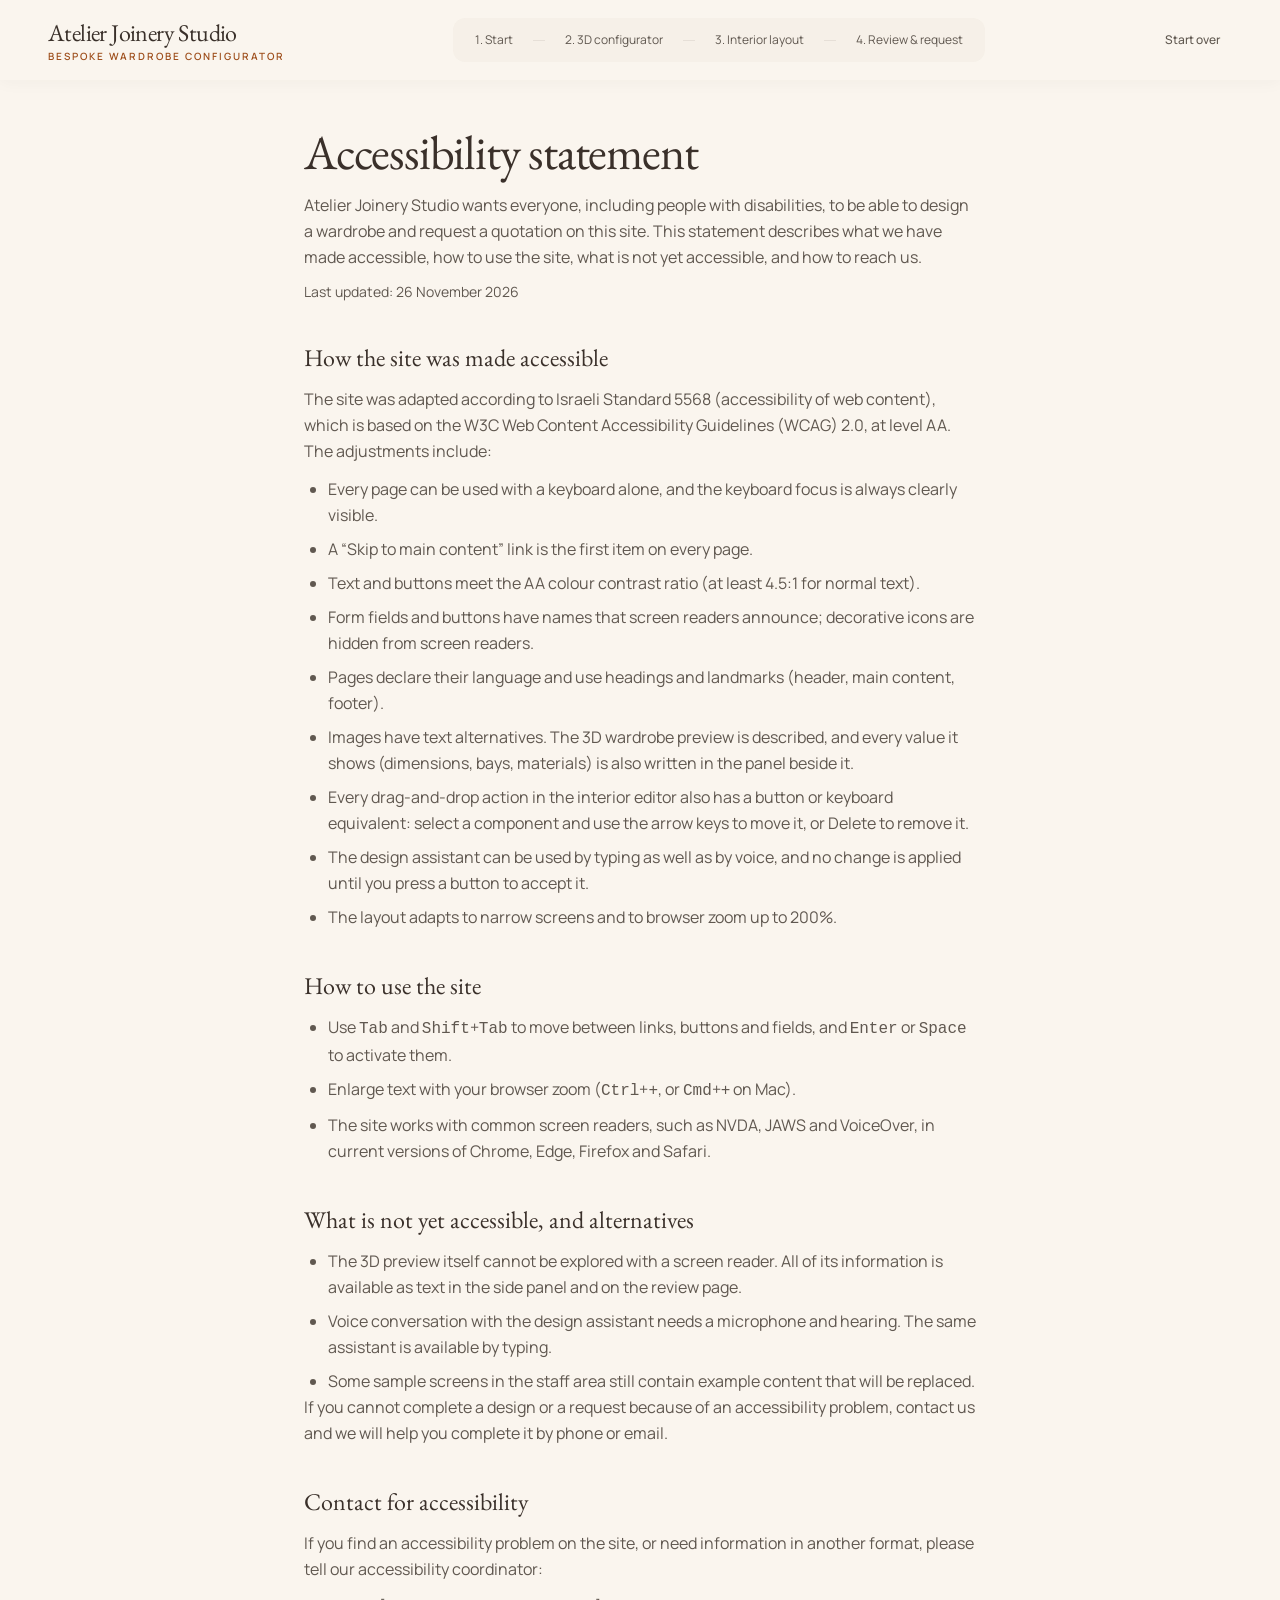
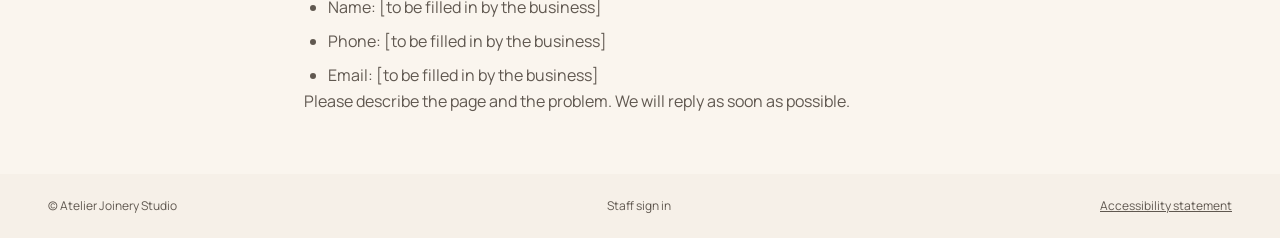
<file: frontend/accessibility.html>
<!DOCTYPE html>

<html lang="en"><head><meta charset="utf-8"/><meta content="width=device-width, initial-scale=1.0" name="viewport"/><link href="https://fonts.googleapis.com" rel="preconnect"/><link crossorigin="" href="https://fonts.gstatic.com" rel="preconnect"/><link href="https://fonts.googleapis.com/css2?family=EB+Garamond:ital,wght@0,400..700;1,400..700&amp;family=Manrope:wght@300..800&amp;display=swap" rel="stylesheet"/><link href="https://fonts.googleapis.com/css2?family=Material+Symbols+Outlined:opsz,wght,FILL,GRAD@20..48,100..700,0..1,-50..200" rel="stylesheet"/>
<link href="https://fonts.googleapis.com/css2?family=Material+Symbols+Outlined:wght,FILL@100..700,0..1&amp;display=swap" rel="stylesheet"/>
<title>Accessibility statement | Atelier Joinery Studio</title><link href="css/styles.css" rel="stylesheet"/></head><body class="bg-background font-body text-on-surface min-h-screen flex flex-col antialiased selection:bg-primary-fixed selection:text-on-primary-fixed"><a class="skip-link" href="#main">Skip to main content</a><header class="fixed top-0 left-0 right-0 w-full z-50 bg-surface/90 backdrop-blur-xl shadow-[0_2px_16px_rgba(58,48,42,0.04)]"><div class="h-20 w-full px-6 lg:px-12 flex items-center justify-between gap-6"><div class="flex items-center gap-6"><a class="group flex flex-col" href="index.html"><span class="font-headline text-2xl font-normal tracking-tight text-on-surface group-hover:text-primary transition-colors">Atelier Joinery Studio</span><span class="font-label text-[10px] tracking-[0.2em] uppercase text-primary font-semibold">Bespoke Wardrobe Configurator</span></a></div><nav class="hidden lg:flex items-center p-1.5 rounded-xl bg-surface-container-low gap-1"><a class="px-4 py-2 rounded-lg text-xs font-label text-on-surface-variant hover:text-on-surface hover:bg-surface-container transition-all flex items-center gap-2" href="index.html"><span>1. Start</span></a><div class="w-3 h-px bg-outline-variant/50"></div><a class="px-4 py-2 rounded-lg text-xs font-label text-on-surface-variant hover:text-on-surface hover:bg-surface-container transition-all flex items-center gap-2" href="configurator.html"><span>2. 3D configurator</span></a><div class="w-3 h-px bg-outline-variant/50"></div><a class="px-4 py-2 rounded-lg text-xs font-label text-on-surface-variant hover:text-on-surface hover:bg-surface-container transition-all flex items-center gap-2" href="interior.html"><span>3. Interior layout</span></a><div class="w-3 h-px bg-outline-variant/50"></div><a class="px-4 py-2 rounded-lg text-xs font-label text-on-surface-variant hover:text-on-surface hover:bg-surface-container transition-all flex items-center gap-2" href="review.html"><span>4. Review &amp; request</span></a></nav><div class="flex items-center gap-3"><a class="hidden sm:inline-flex items-center px-3 py-2 text-xs font-label font-medium text-on-surface-variant hover:text-on-surface transition-colors" href="index.html?new=1">Start over</a></div></div></header><main id="main" class="w-full pt-20 bg-background flex-1">
<article class="max-w-3xl mx-auto w-full px-6 lg:px-12 py-12">
<h1 class="font-headline text-4xl sm:text-5xl text-on-surface font-normal tracking-tight leading-tight mb-4">Accessibility statement</h1>
<p class="text-base text-on-surface-variant leading-relaxed mb-3">Atelier Joinery Studio wants everyone, including people with disabilities, to be able to design a wardrobe and request a quotation on this site. This statement describes what we have made accessible, how to use the site, what is not yet accessible, and how to reach us.</p>
<p class="text-sm text-on-surface-variant">Last updated: 26 November 2026</p>

<h2 class="font-headline text-2xl text-on-surface font-normal mt-10 mb-3">How the site was made accessible</h2>
<p class="text-base text-on-surface-variant leading-relaxed mb-3">The site was adapted according to Israeli Standard 5568 (accessibility of web content), which is based on the W3C Web Content Accessibility Guidelines (WCAG) 2.0, at level AA. The adjustments include:</p>
<ul class="list-disc ps-6 space-y-2 text-base text-on-surface-variant leading-relaxed">
<li>Every page can be used with a keyboard alone, and the keyboard focus is always clearly visible.</li>
<li>A &ldquo;Skip to main content&rdquo; link is the first item on every page.</li>
<li>Text and buttons meet the AA colour contrast ratio (at least 4.5:1 for normal text).</li>
<li>Form fields and buttons have names that screen readers announce; decorative icons are hidden from screen readers.</li>
<li>Pages declare their language and use headings and landmarks (header, main content, footer).</li>
<li>Images have text alternatives. The 3D wardrobe preview is described, and every value it shows (dimensions, bays, materials) is also written in the panel beside it.</li>
<li>Every drag-and-drop action in the interior editor also has a button or keyboard equivalent: select a component and use the arrow keys to move it, or Delete to remove it.</li>
<li>The design assistant can be used by typing as well as by voice, and no change is applied until you press a button to accept it.</li>
<li>The layout adapts to narrow screens and to browser zoom up to 200%.</li>
</ul>

<h2 class="font-headline text-2xl text-on-surface font-normal mt-10 mb-3">How to use the site</h2>
<ul class="list-disc ps-6 space-y-2 text-base text-on-surface-variant leading-relaxed">
<li>Use <kbd>Tab</kbd> and <kbd>Shift</kbd>+<kbd>Tab</kbd> to move between links, buttons and fields, and <kbd>Enter</kbd> or <kbd>Space</kbd> to activate them.</li>
<li>Enlarge text with your browser zoom (<kbd>Ctrl</kbd>+<kbd>+</kbd>, or <kbd>Cmd</kbd>+<kbd>+</kbd> on Mac).</li>
<li>The site works with common screen readers, such as NVDA, JAWS and VoiceOver, in current versions of Chrome, Edge, Firefox and Safari.</li>
</ul>

<h2 class="font-headline text-2xl text-on-surface font-normal mt-10 mb-3">What is not yet accessible, and alternatives</h2>
<ul class="list-disc ps-6 space-y-2 text-base text-on-surface-variant leading-relaxed">
<li>The 3D preview itself cannot be explored with a screen reader. All of its information is available as text in the side panel and on the review page.</li>
<li>Voice conversation with the design assistant needs a microphone and hearing. The same assistant is available by typing.</li>
<li>Some sample screens in the staff area still contain example content that will be replaced.</li>
</ul>
<p class="text-base text-on-surface-variant leading-relaxed mb-3">If you cannot complete a design or a request because of an accessibility problem, contact us and we will help you complete it by phone or email.</p>

<h2 class="font-headline text-2xl text-on-surface font-normal mt-10 mb-3">Contact for accessibility</h2>
<p class="text-base text-on-surface-variant leading-relaxed mb-3">If you find an accessibility problem on the site, or need information in another format, please tell our accessibility coordinator:</p>
<ul class="list-disc ps-6 space-y-2 text-base text-on-surface-variant leading-relaxed">
<li>Name: [to be filled in by the business]</li>
<li>Phone: [to be filled in by the business]</li>
<li>Email: [to be filled in by the business]</li>
</ul>
<p class="text-base text-on-surface-variant leading-relaxed mb-3">Please describe the page and the problem. We will reply as soon as possible.</p>
</article>
</main></main><footer class="w-full bg-surface-container-low mt-auto"><div class="w-full px-6 lg:px-12 py-6 flex flex-col sm:flex-row items-center justify-between gap-4 text-xs font-label text-on-surface-variant"><p>© Atelier Joinery Studio</p><a class="hover:text-on-surface transition-colors" href="staff/sign-in.html">Staff sign in</a><a class="hover:text-on-surface underline" href="accessibility.html">Accessibility statement</a></div></footer></body></html>
</file>
<file: frontend/css/styles.css>
*, ::before, ::after {
  --tw-border-spacing-x: 0;
  --tw-border-spacing-y: 0;
  --tw-translate-x: 0;
  --tw-translate-y: 0;
  --tw-rotate: 0;
  --tw-skew-x: 0;
  --tw-skew-y: 0;
  --tw-scale-x: 1;
  --tw-scale-y: 1;
  --tw-pan-x:  ;
  --tw-pan-y:  ;
  --tw-pinch-zoom:  ;
  --tw-scroll-snap-strictness: proximity;
  --tw-gradient-from-position:  ;
  --tw-gradient-via-position:  ;
  --tw-gradient-to-position:  ;
  --tw-ordinal:  ;
  --tw-slashed-zero:  ;
  --tw-numeric-figure:  ;
  --tw-numeric-spacing:  ;
  --tw-numeric-fraction:  ;
  --tw-ring-inset:  ;
  --tw-ring-offset-width: 0px;
  --tw-ring-offset-color: #fff;
  --tw-ring-color: rgb(59 130 246 / 0.5);
  --tw-ring-offset-shadow: 0 0 #0000;
  --tw-ring-shadow: 0 0 #0000;
  --tw-shadow: 0 0 #0000;
  --tw-shadow-colored: 0 0 #0000;
  --tw-blur:  ;
  --tw-brightness:  ;
  --tw-contrast:  ;
  --tw-grayscale:  ;
  --tw-hue-rotate:  ;
  --tw-invert:  ;
  --tw-saturate:  ;
  --tw-sepia:  ;
  --tw-drop-shadow:  ;
  --tw-backdrop-blur:  ;
  --tw-backdrop-brightness:  ;
  --tw-backdrop-contrast:  ;
  --tw-backdrop-grayscale:  ;
  --tw-backdrop-hue-rotate:  ;
  --tw-backdrop-invert:  ;
  --tw-backdrop-opacity:  ;
  --tw-backdrop-saturate:  ;
  --tw-backdrop-sepia:  ;
  --tw-contain-size:  ;
  --tw-contain-layout:  ;
  --tw-contain-paint:  ;
  --tw-contain-style:  ;
}

::backdrop {
  --tw-border-spacing-x: 0;
  --tw-border-spacing-y: 0;
  --tw-translate-x: 0;
  --tw-translate-y: 0;
  --tw-rotate: 0;
  --tw-skew-x: 0;
  --tw-skew-y: 0;
  --tw-scale-x: 1;
  --tw-scale-y: 1;
  --tw-pan-x:  ;
  --tw-pan-y:  ;
  --tw-pinch-zoom:  ;
  --tw-scroll-snap-strictness: proximity;
  --tw-gradient-from-position:  ;
  --tw-gradient-via-position:  ;
  --tw-gradient-to-position:  ;
  --tw-ordinal:  ;
  --tw-slashed-zero:  ;
  --tw-numeric-figure:  ;
  --tw-numeric-spacing:  ;
  --tw-numeric-fraction:  ;
  --tw-ring-inset:  ;
  --tw-ring-offset-width: 0px;
  --tw-ring-offset-color: #fff;
  --tw-ring-color: rgb(59 130 246 / 0.5);
  --tw-ring-offset-shadow: 0 0 #0000;
  --tw-ring-shadow: 0 0 #0000;
  --tw-shadow: 0 0 #0000;
  --tw-shadow-colored: 0 0 #0000;
  --tw-blur:  ;
  --tw-brightness:  ;
  --tw-contrast:  ;
  --tw-grayscale:  ;
  --tw-hue-rotate:  ;
  --tw-invert:  ;
  --tw-saturate:  ;
  --tw-sepia:  ;
  --tw-drop-shadow:  ;
  --tw-backdrop-blur:  ;
  --tw-backdrop-brightness:  ;
  --tw-backdrop-contrast:  ;
  --tw-backdrop-grayscale:  ;
  --tw-backdrop-hue-rotate:  ;
  --tw-backdrop-invert:  ;
  --tw-backdrop-opacity:  ;
  --tw-backdrop-saturate:  ;
  --tw-backdrop-sepia:  ;
  --tw-contain-size:  ;
  --tw-contain-layout:  ;
  --tw-contain-paint:  ;
  --tw-contain-style:  ;
}

/*
! tailwindcss v3.4.17 | MIT License | https://tailwindcss.com
*/

/*
1. Prevent padding and border from affecting element width. (https://github.com/mozdevs/cssremedy/issues/4)
2. Allow adding a border to an element by just adding a border-width. (https://github.com/tailwindcss/tailwindcss/pull/116)
*/

*,
::before,
::after {
  box-sizing: border-box;
  /* 1 */
  border-width: 0;
  /* 2 */
  border-style: solid;
  /* 2 */
  border-color: #e5e7eb;
  /* 2 */
}

::before,
::after {
  --tw-content: '';
}

/*
1. Use a consistent sensible line-height in all browsers.
2. Prevent adjustments of font size after orientation changes in iOS.
3. Use a more readable tab size.
4. Use the user's configured `sans` font-family by default.
5. Use the user's configured `sans` font-feature-settings by default.
6. Use the user's configured `sans` font-variation-settings by default.
7. Disable tap highlights on iOS
*/

html,
:host {
  line-height: 1.5;
  /* 1 */
  -webkit-text-size-adjust: 100%;
  /* 2 */
  -moz-tab-size: 4;
  /* 3 */
  -o-tab-size: 4;
     tab-size: 4;
  /* 3 */
  font-family: "Manrope", sans-serif;
  /* 4 */
  font-feature-settings: normal;
  /* 5 */
  font-variation-settings: normal;
  /* 6 */
  -webkit-tap-highlight-color: transparent;
  /* 7 */
}

/*
1. Remove the margin in all browsers.
2. Inherit line-height from `html` so users can set them as a class directly on the `html` element.
*/

body {
  margin: 0;
  /* 1 */
  line-height: inherit;
  /* 2 */
}

/*
1. Add the correct height in Firefox.
2. Correct the inheritance of border color in Firefox. (https://bugzilla.mozilla.org/show_bug.cgi?id=190655)
3. Ensure horizontal rules are visible by default.
*/

hr {
  height: 0;
  /* 1 */
  color: inherit;
  /* 2 */
  border-top-width: 1px;
  /* 3 */
}

/*
Add the correct text decoration in Chrome, Edge, and Safari.
*/

abbr:where([title]) {
  -webkit-text-decoration: underline dotted;
          text-decoration: underline dotted;
}

/*
Remove the default font size and weight for headings.
*/

h1,
h2,
h3,
h4,
h5,
h6 {
  font-size: inherit;
  font-weight: inherit;
}

/*
Reset links to optimize for opt-in styling instead of opt-out.
*/

a {
  color: inherit;
  text-decoration: inherit;
}

/*
Add the correct font weight in Edge and Safari.
*/

b,
strong {
  font-weight: bolder;
}

/*
1. Use the user's configured `mono` font-family by default.
2. Use the user's configured `mono` font-feature-settings by default.
3. Use the user's configured `mono` font-variation-settings by default.
4. Correct the odd `em` font sizing in all browsers.
*/

code,
kbd,
samp,
pre {
  font-family: ui-monospace, SFMono-Regular, Menlo, Monaco, Consolas, "Liberation Mono", "Courier New", monospace;
  /* 1 */
  font-feature-settings: normal;
  /* 2 */
  font-variation-settings: normal;
  /* 3 */
  font-size: 1em;
  /* 4 */
}

/*
Add the correct font size in all browsers.
*/

small {
  font-size: 80%;
}

/*
Prevent `sub` and `sup` elements from affecting the line height in all browsers.
*/

sub,
sup {
  font-size: 75%;
  line-height: 0;
  position: relative;
  vertical-align: baseline;
}

sub {
  bottom: -0.25em;
}

sup {
  top: -0.5em;
}

/*
1. Remove text indentation from table contents in Chrome and Safari. (https://bugs.chromium.org/p/chromium/issues/detail?id=999088, https://bugs.webkit.org/show_bug.cgi?id=201297)
2. Correct table border color inheritance in all Chrome and Safari. (https://bugs.chromium.org/p/chromium/issues/detail?id=935729, https://bugs.webkit.org/show_bug.cgi?id=195016)
3. Remove gaps between table borders by default.
*/

table {
  text-indent: 0;
  /* 1 */
  border-color: inherit;
  /* 2 */
  border-collapse: collapse;
  /* 3 */
}

/*
1. Change the font styles in all browsers.
2. Remove the margin in Firefox and Safari.
3. Remove default padding in all browsers.
*/

button,
input,
optgroup,
select,
textarea {
  font-family: inherit;
  /* 1 */
  font-feature-settings: inherit;
  /* 1 */
  font-variation-settings: inherit;
  /* 1 */
  font-size: 100%;
  /* 1 */
  font-weight: inherit;
  /* 1 */
  line-height: inherit;
  /* 1 */
  letter-spacing: inherit;
  /* 1 */
  color: inherit;
  /* 1 */
  margin: 0;
  /* 2 */
  padding: 0;
  /* 3 */
}

/*
Remove the inheritance of text transform in Edge and Firefox.
*/

button,
select {
  text-transform: none;
}

/*
1. Correct the inability to style clickable types in iOS and Safari.
2. Remove default button styles.
*/

button,
input:where([type='button']),
input:where([type='reset']),
input:where([type='submit']) {
  -webkit-appearance: button;
  /* 1 */
  background-color: transparent;
  /* 2 */
  background-image: none;
  /* 2 */
}

/*
Use the modern Firefox focus style for all focusable elements.
*/

:-moz-focusring {
  outline: auto;
}

/*
Remove the additional `:invalid` styles in Firefox. (https://github.com/mozilla/gecko-dev/blob/2f9eacd9d3d995c937b4251a5557d95d494c9be1/layout/style/res/forms.css#L728-L737)
*/

:-moz-ui-invalid {
  box-shadow: none;
}

/*
Add the correct vertical alignment in Chrome and Firefox.
*/

progress {
  vertical-align: baseline;
}

/*
Correct the cursor style of increment and decrement buttons in Safari.
*/

::-webkit-inner-spin-button,
::-webkit-outer-spin-button {
  height: auto;
}

/*
1. Correct the odd appearance in Chrome and Safari.
2. Correct the outline style in Safari.
*/

[type='search'] {
  -webkit-appearance: textfield;
  /* 1 */
  outline-offset: -2px;
  /* 2 */
}

/*
Remove the inner padding in Chrome and Safari on macOS.
*/

::-webkit-search-decoration {
  -webkit-appearance: none;
}

/*
1. Correct the inability to style clickable types in iOS and Safari.
2. Change font properties to `inherit` in Safari.
*/

::-webkit-file-upload-button {
  -webkit-appearance: button;
  /* 1 */
  font: inherit;
  /* 2 */
}

/*
Add the correct display in Chrome and Safari.
*/

summary {
  display: list-item;
}

/*
Removes the default spacing and border for appropriate elements.
*/

blockquote,
dl,
dd,
h1,
h2,
h3,
h4,
h5,
h6,
hr,
figure,
p,
pre {
  margin: 0;
}

fieldset {
  margin: 0;
  padding: 0;
}

legend {
  padding: 0;
}

ol,
ul,
menu {
  list-style: none;
  margin: 0;
  padding: 0;
}

/*
Reset default styling for dialogs.
*/

dialog {
  padding: 0;
}

/*
Prevent resizing textareas horizontally by default.
*/

textarea {
  resize: vertical;
}

/*
1. Reset the default placeholder opacity in Firefox. (https://github.com/tailwindlabs/tailwindcss/issues/3300)
2. Set the default placeholder color to the user's configured gray 400 color.
*/

input::-moz-placeholder, textarea::-moz-placeholder {
  opacity: 1;
  /* 1 */
  color: #9ca3af;
  /* 2 */
}

input::placeholder,
textarea::placeholder {
  opacity: 1;
  /* 1 */
  color: #9ca3af;
  /* 2 */
}

/*
Set the default cursor for buttons.
*/

button,
[role="button"] {
  cursor: pointer;
}

/*
Make sure disabled buttons don't get the pointer cursor.
*/

:disabled {
  cursor: default;
}

/*
1. Make replaced elements `display: block` by default. (https://github.com/mozdevs/cssremedy/issues/14)
2. Add `vertical-align: middle` to align replaced elements more sensibly by default. (https://github.com/jensimmons/cssremedy/issues/14#issuecomment-634934210)
   This can trigger a poorly considered lint error in some tools but is included by design.
*/

img,
svg,
video,
canvas,
audio,
iframe,
embed,
object {
  display: block;
  /* 1 */
  vertical-align: middle;
  /* 2 */
}

/*
Constrain images and videos to the parent width and preserve their intrinsic aspect ratio. (https://github.com/mozdevs/cssremedy/issues/14)
*/

img,
video {
  max-width: 100%;
  height: auto;
}

/* Make elements with the HTML hidden attribute stay hidden by default */

[hidden]:where(:not([hidden="until-found"])) {
  display: none;
}

body {
  overscroll-behavior: none;
}

/* utility display classes must not un-hide elements carrying the hidden attribute */

[hidden] {
  display: none !important;
}

/* WCAG 2.4.7 (IS 5568): keyboard focus is always visible, even where a utility removes the outline */

:focus-visible {
  outline: 3px solid #9e4e1c !important;
  outline-offset: 2px;
}

.skip-link {
  position: absolute;
  left: 1rem;
  top: -4rem;
  z-index: 100;
  padding: .75rem 1rem;
  border-radius: .5rem;
  background: #9e4e1c;
  color: #fff;
  font-weight: 600;
}

.skip-link:focus {
  top: 1rem;
}

main > :first-child {
  margin-top: 0 !important;
}

main > :last-child {
  margin-bottom: 0 !important;
}

/* page-level rules carried over from the staff screens */

body {
  background-color: #faf5ee;
  color: #3a302a;
  font-family: 'Manrope', sans-serif;
  -webkit-font-smoothing: antialiased;
}

input:focus {
  border-color: #c2652a;
  box-shadow: 0 0 0 3px rgba(194, 101, 42, 0.15);
}

body {
  background-color: #faf5ee;
  color: #3a302a;
  font-family: 'Manrope', sans-serif;
  -webkit-font-smoothing: antialiased;
}

.font-garamond {
  font-family: 'EB Garamond', serif;
}

/* Custom scrollbar styling if needed */

::-webkit-scrollbar {
  width: 6px;
  height: 6px;
}

::-webkit-scrollbar-thumb {
  background: #d8d0c8;
  border-radius: 4px;
}

::-webkit-scrollbar-track {
  background: #faf5ee;
}

.container {
  width: 100%;
}

@media (min-width: 640px) {
  .container {
    max-width: 640px;
  }
}

@media (min-width: 768px) {
  .container {
    max-width: 768px;
  }
}

@media (min-width: 1024px) {
  .container {
    max-width: 1024px;
  }
}

@media (min-width: 1280px) {
  .container {
    max-width: 1280px;
  }
}

@media (min-width: 1536px) {
  .container {
    max-width: 1536px;
  }
}

.sr-only {
  position: absolute;
  width: 1px;
  height: 1px;
  padding: 0;
  margin: -1px;
  overflow: hidden;
  clip: rect(0, 0, 0, 0);
  white-space: nowrap;
  border-width: 0;
}

.pointer-events-none {
  pointer-events: none;
}

.pointer-events-auto {
  pointer-events: auto;
}

.visible {
  visibility: visible;
}

.collapse {
  visibility: collapse;
}

.static {
  position: static;
}

.fixed {
  position: fixed;
}

.absolute {
  position: absolute;
}

.relative {
  position: relative;
}

.sticky {
  position: sticky;
}

.inset-0 {
  inset: 0px;
}

.inset-x-0 {
  left: 0px;
  right: 0px;
}

.inset-x-12 {
  left: 3rem;
  right: 3rem;
}

.inset-x-4 {
  left: 1rem;
  right: 1rem;
}

.inset-y-0 {
  top: 0px;
  bottom: 0px;
}

.-left-2 {
  left: -0.5rem;
}

.-left-20 {
  left: -5rem;
}

.-left-7 {
  left: -1.75rem;
}

.-top-16 {
  top: -4rem;
}

.-top-40 {
  top: -10rem;
}

.-top-5 {
  top: -1.25rem;
}

.-top-6 {
  top: -1.5rem;
}

.-top-7 {
  top: -1.75rem;
}

.bottom-0 {
  bottom: 0px;
}

.bottom-2 {
  bottom: 0.5rem;
}

.bottom-24 {
  bottom: 6rem;
}

.bottom-3 {
  bottom: 0.75rem;
}

.bottom-4 {
  bottom: 1rem;
}

.bottom-6 {
  bottom: 1.5rem;
}

.left-0 {
  left: 0px;
}

.left-1 {
  left: 0.25rem;
}

.left-1\/2 {
  left: 50%;
}

.left-2\.5 {
  left: 0.625rem;
}

.left-3 {
  left: 0.75rem;
}

.left-3\.5 {
  left: 0.875rem;
}

.left-4 {
  left: 1rem;
}

.left-8 {
  left: 2rem;
}

.right-0 {
  right: 0px;
}

.right-1 {
  right: 0.25rem;
}

.right-12 {
  right: 3rem;
}

.right-2 {
  right: 0.5rem;
}

.right-2\.5 {
  right: 0.625rem;
}

.right-3 {
  right: 0.75rem;
}

.right-4 {
  right: 1rem;
}

.right-8 {
  right: 2rem;
}

.top-0 {
  top: 0px;
}

.top-1\/2 {
  top: 50%;
}

.top-16 {
  top: 4rem;
}

.top-2\.5 {
  top: 0.625rem;
}

.top-20 {
  top: 5rem;
}

.top-3 {
  top: 0.75rem;
}

.top-4 {
  top: 1rem;
}

.top-5 {
  top: 1.25rem;
}

.top-80 {
  top: 20rem;
}

.-z-10 {
  z-index: -10;
}

.z-10 {
  z-index: 10;
}

.z-20 {
  z-index: 20;
}

.z-30 {
  z-index: 30;
}

.z-50 {
  z-index: 50;
}

.-mx-6 {
  margin-left: -1.5rem;
  margin-right: -1.5rem;
}

.mx-1 {
  margin-left: 0.25rem;
  margin-right: 0.25rem;
}

.mx-1\.5 {
  margin-left: 0.375rem;
  margin-right: 0.375rem;
}

.mx-auto {
  margin-left: auto;
  margin-right: auto;
}

.my-2 {
  margin-top: 0.5rem;
  margin-bottom: 0.5rem;
}

.my-3 {
  margin-top: 0.75rem;
  margin-bottom: 0.75rem;
}

.my-4 {
  margin-top: 1rem;
  margin-bottom: 1rem;
}

.my-6 {
  margin-top: 1.5rem;
  margin-bottom: 1.5rem;
}

.-mb-\[1px\] {
  margin-bottom: -1px;
}

.-mt-6 {
  margin-top: -1.5rem;
}

.-mt-8 {
  margin-top: -2rem;
}

.mb-1 {
  margin-bottom: 0.25rem;
}

.mb-1\.5 {
  margin-bottom: 0.375rem;
}

.mb-10 {
  margin-bottom: 2.5rem;
}

.mb-2 {
  margin-bottom: 0.5rem;
}

.mb-3 {
  margin-bottom: 0.75rem;
}

.mb-4 {
  margin-bottom: 1rem;
}

.mb-5 {
  margin-bottom: 1.25rem;
}

.mb-6 {
  margin-bottom: 1.5rem;
}

.mb-7 {
  margin-bottom: 1.75rem;
}

.mb-8 {
  margin-bottom: 2rem;
}

.ml-1 {
  margin-left: 0.25rem;
}

.ml-2 {
  margin-left: 0.5rem;
}

.ml-4 {
  margin-left: 1rem;
}

.mr-1\.5 {
  margin-right: 0.375rem;
}

.mt-0\.5 {
  margin-top: 0.125rem;
}

.mt-1 {
  margin-top: 0.25rem;
}

.mt-1\.5 {
  margin-top: 0.375rem;
}

.mt-10 {
  margin-top: 2.5rem;
}

.mt-12 {
  margin-top: 3rem;
}

.mt-2 {
  margin-top: 0.5rem;
}

.mt-3 {
  margin-top: 0.75rem;
}

.mt-4 {
  margin-top: 1rem;
}

.mt-5 {
  margin-top: 1.25rem;
}

.mt-6 {
  margin-top: 1.5rem;
}

.mt-auto {
  margin-top: auto;
}

.block {
  display: block;
}

.inline-block {
  display: inline-block;
}

.flex {
  display: flex;
}

.inline-flex {
  display: inline-flex;
}

.table {
  display: table;
}

.grid {
  display: grid;
}

.hidden {
  display: none;
}

.aspect-\[1\/1\.02\] {
  aspect-ratio: 1/1.02;
}

.aspect-\[16\/10\] {
  aspect-ratio: 16/10;
}

.aspect-\[21\/9\] {
  aspect-ratio: 21/9;
}

.h-0\.5 {
  height: 0.125rem;
}

.h-1 {
  height: 0.25rem;
}

.h-1\.5 {
  height: 0.375rem;
}

.h-10 {
  height: 2.5rem;
}

.h-12 {
  height: 3rem;
}

.h-14 {
  height: 3.5rem;
}

.h-16 {
  height: 4rem;
}

.h-2 {
  height: 0.5rem;
}

.h-2\.5 {
  height: 0.625rem;
}

.h-20 {
  height: 5rem;
}

.h-24 {
  height: 6rem;
}

.h-28 {
  height: 7rem;
}

.h-3 {
  height: 0.75rem;
}

.h-3\.5 {
  height: 0.875rem;
}

.h-36 {
  height: 9rem;
}

.h-4 {
  height: 1rem;
}

.h-40 {
  height: 10rem;
}

.h-44 {
  height: 11rem;
}

.h-5 {
  height: 1.25rem;
}

.h-56 {
  height: 14rem;
}

.h-6 {
  height: 1.5rem;
}

.h-7 {
  height: 1.75rem;
}

.h-72 {
  height: 18rem;
}

.h-8 {
  height: 2rem;
}

.h-9 {
  height: 2.25rem;
}

.h-96 {
  height: 24rem;
}

.h-\[310px\] {
  height: 310px;
}

.h-\[400px\] {
  height: 400px;
}

.h-\[460px\] {
  height: 460px;
}

.h-\[520px\] {
  height: 520px;
}

.h-\[563px\] {
  height: 563px;
}

.h-\[640px\] {
  height: 640px;
}

.h-\[calc\(100vh-80px\)\] {
  height: calc(100vh - 80px);
}

.h-full {
  height: 100%;
}

.h-px {
  height: 1px;
}

.max-h-24 {
  max-height: 6rem;
}

.max-h-\[460px\] {
  max-height: 460px;
}

.max-h-\[calc\(100vh-140px\)\] {
  max-height: calc(100vh - 140px);
}

.min-h-\[1rem\] {
  min-height: 1rem;
}

.min-h-\[8px\] {
  min-height: 8px;
}

.min-h-\[calc\(100vh-140px\)\] {
  min-height: calc(100vh - 140px);
}

.min-h-\[calc\(100vh-20rem\)\] {
  min-height: calc(100vh - 20rem);
}

.min-h-\[calc\(100vh-80px\)\] {
  min-height: calc(100vh - 80px);
}

.min-h-screen {
  min-height: 100vh;
}

.w-0\.5 {
  width: 0.125rem;
}

.w-1\.5 {
  width: 0.375rem;
}

.w-10 {
  width: 2.5rem;
}

.w-12 {
  width: 3rem;
}

.w-14 {
  width: 3.5rem;
}

.w-2 {
  width: 0.5rem;
}

.w-3 {
  width: 0.75rem;
}

.w-3\.5 {
  width: 0.875rem;
}

.w-4 {
  width: 1rem;
}

.w-48 {
  width: 12rem;
}

.w-5 {
  width: 1.25rem;
}

.w-6 {
  width: 1.5rem;
}

.w-7 {
  width: 1.75rem;
}

.w-72 {
  width: 18rem;
}

.w-8 {
  width: 2rem;
}

.w-80 {
  width: 20rem;
}

.w-9 {
  width: 2.25rem;
}

.w-96 {
  width: 24rem;
}

.w-\[1px\] {
  width: 1px;
}

.w-\[340px\] {
  width: 340px;
}

.w-\[520px\] {
  width: 520px;
}

.w-full {
  width: 100%;
}

.w-px {
  width: 1px;
}

.min-w-0 {
  min-width: 0px;
}

.min-w-max {
  min-width: -moz-max-content;
  min-width: max-content;
}

.max-w-2xl {
  max-width: 42rem;
}

.max-w-3xl {
  max-width: 48rem;
}

.max-w-4xl {
  max-width: 56rem;
}

.max-w-7xl {
  max-width: 80rem;
}

.max-w-\[1400px\] {
  max-width: 1400px;
}

.max-w-\[1720px\] {
  max-width: 1720px;
}

.max-w-\[420px\] {
  max-width: 420px;
}

.max-w-\[540px\] {
  max-width: 540px;
}

.max-w-\[calc\(100vw-2rem\)\] {
  max-width: calc(100vw - 2rem);
}

.max-w-xl {
  max-width: 36rem;
}

.flex-1 {
  flex: 1 1 0%;
}

.flex-shrink-0 {
  flex-shrink: 0;
}

.shrink-0 {
  flex-shrink: 0;
}

.flex-grow {
  flex-grow: 1;
}

.border-collapse {
  border-collapse: collapse;
}

.origin-left {
  transform-origin: left;
}

.origin-right {
  transform-origin: right;
}

.-translate-x-1\/2 {
  --tw-translate-x: -50%;
  transform: translate(var(--tw-translate-x), var(--tw-translate-y)) rotate(var(--tw-rotate)) skewX(var(--tw-skew-x)) skewY(var(--tw-skew-y)) scaleX(var(--tw-scale-x)) scaleY(var(--tw-scale-y));
}

.-translate-y-1\/2 {
  --tw-translate-y: -50%;
  transform: translate(var(--tw-translate-x), var(--tw-translate-y)) rotate(var(--tw-rotate)) skewX(var(--tw-skew-x)) skewY(var(--tw-skew-y)) scaleX(var(--tw-scale-x)) scaleY(var(--tw-scale-y));
}

.rotate-180 {
  --tw-rotate: 180deg;
  transform: translate(var(--tw-translate-x), var(--tw-translate-y)) rotate(var(--tw-rotate)) skewX(var(--tw-skew-x)) skewY(var(--tw-skew-y)) scaleX(var(--tw-scale-x)) scaleY(var(--tw-scale-y));
}

.rotate-45 {
  --tw-rotate: 45deg;
  transform: translate(var(--tw-translate-x), var(--tw-translate-y)) rotate(var(--tw-rotate)) skewX(var(--tw-skew-x)) skewY(var(--tw-skew-y)) scaleX(var(--tw-scale-x)) scaleY(var(--tw-scale-y));
}

.-skew-y-2 {
  --tw-skew-y: -2deg;
  transform: translate(var(--tw-translate-x), var(--tw-translate-y)) rotate(var(--tw-rotate)) skewX(var(--tw-skew-x)) skewY(var(--tw-skew-y)) scaleX(var(--tw-scale-x)) scaleY(var(--tw-scale-y));
}

.transform {
  transform: translate(var(--tw-translate-x), var(--tw-translate-y)) rotate(var(--tw-rotate)) skewX(var(--tw-skew-x)) skewY(var(--tw-skew-y)) scaleX(var(--tw-scale-x)) scaleY(var(--tw-scale-y));
}

.cursor-grab {
  cursor: grab;
}

.cursor-not-allowed {
  cursor: not-allowed;
}

.cursor-pointer {
  cursor: pointer;
}

.select-none {
  -webkit-user-select: none;
     -moz-user-select: none;
          user-select: none;
}

.resize-none {
  resize: none;
}

.resize-y {
  resize: vertical;
}

.resize {
  resize: both;
}

.list-disc {
  list-style-type: disc;
}

.appearance-none {
  -webkit-appearance: none;
     -moz-appearance: none;
          appearance: none;
}

.grid-cols-1 {
  grid-template-columns: repeat(1, minmax(0, 1fr));
}

.grid-cols-2 {
  grid-template-columns: repeat(2, minmax(0, 1fr));
}

.grid-cols-3 {
  grid-template-columns: repeat(3, minmax(0, 1fr));
}

.flex-col {
  flex-direction: column;
}

.flex-wrap {
  flex-wrap: wrap;
}

.items-start {
  align-items: flex-start;
}

.items-end {
  align-items: flex-end;
}

.items-center {
  align-items: center;
}

.items-baseline {
  align-items: baseline;
}

.items-stretch {
  align-items: stretch;
}

.justify-end {
  justify-content: flex-end;
}

.justify-center {
  justify-content: center;
}

.justify-between {
  justify-content: space-between;
}

.justify-around {
  justify-content: space-around;
}

.gap-0\.5 {
  gap: 0.125rem;
}

.gap-1 {
  gap: 0.25rem;
}

.gap-1\.5 {
  gap: 0.375rem;
}

.gap-10 {
  gap: 2.5rem;
}

.gap-2 {
  gap: 0.5rem;
}

.gap-2\.5 {
  gap: 0.625rem;
}

.gap-3 {
  gap: 0.75rem;
}

.gap-3\.5 {
  gap: 0.875rem;
}

.gap-4 {
  gap: 1rem;
}

.gap-5 {
  gap: 1.25rem;
}

.gap-6 {
  gap: 1.5rem;
}

.gap-7 {
  gap: 1.75rem;
}

.gap-8 {
  gap: 2rem;
}

.gap-x-4 {
  -moz-column-gap: 1rem;
       column-gap: 1rem;
}

.gap-x-6 {
  -moz-column-gap: 1.5rem;
       column-gap: 1.5rem;
}

.gap-y-1 {
  row-gap: 0.25rem;
}

.gap-y-5 {
  row-gap: 1.25rem;
}

.space-x-1 > :not([hidden]) ~ :not([hidden]) {
  --tw-space-x-reverse: 0;
  margin-right: calc(0.25rem * var(--tw-space-x-reverse));
  margin-left: calc(0.25rem * calc(1 - var(--tw-space-x-reverse)));
}

.space-x-2 > :not([hidden]) ~ :not([hidden]) {
  --tw-space-x-reverse: 0;
  margin-right: calc(0.5rem * var(--tw-space-x-reverse));
  margin-left: calc(0.5rem * calc(1 - var(--tw-space-x-reverse)));
}

.space-x-3 > :not([hidden]) ~ :not([hidden]) {
  --tw-space-x-reverse: 0;
  margin-right: calc(0.75rem * var(--tw-space-x-reverse));
  margin-left: calc(0.75rem * calc(1 - var(--tw-space-x-reverse)));
}

.space-x-5 > :not([hidden]) ~ :not([hidden]) {
  --tw-space-x-reverse: 0;
  margin-right: calc(1.25rem * var(--tw-space-x-reverse));
  margin-left: calc(1.25rem * calc(1 - var(--tw-space-x-reverse)));
}

.space-x-6 > :not([hidden]) ~ :not([hidden]) {
  --tw-space-x-reverse: 0;
  margin-right: calc(1.5rem * var(--tw-space-x-reverse));
  margin-left: calc(1.5rem * calc(1 - var(--tw-space-x-reverse)));
}

.space-y-1 > :not([hidden]) ~ :not([hidden]) {
  --tw-space-y-reverse: 0;
  margin-top: calc(0.25rem * calc(1 - var(--tw-space-y-reverse)));
  margin-bottom: calc(0.25rem * var(--tw-space-y-reverse));
}

.space-y-1\.5 > :not([hidden]) ~ :not([hidden]) {
  --tw-space-y-reverse: 0;
  margin-top: calc(0.375rem * calc(1 - var(--tw-space-y-reverse)));
  margin-bottom: calc(0.375rem * var(--tw-space-y-reverse));
}

.space-y-10 > :not([hidden]) ~ :not([hidden]) {
  --tw-space-y-reverse: 0;
  margin-top: calc(2.5rem * calc(1 - var(--tw-space-y-reverse)));
  margin-bottom: calc(2.5rem * var(--tw-space-y-reverse));
}

.space-y-12 > :not([hidden]) ~ :not([hidden]) {
  --tw-space-y-reverse: 0;
  margin-top: calc(3rem * calc(1 - var(--tw-space-y-reverse)));
  margin-bottom: calc(3rem * var(--tw-space-y-reverse));
}

.space-y-16 > :not([hidden]) ~ :not([hidden]) {
  --tw-space-y-reverse: 0;
  margin-top: calc(4rem * calc(1 - var(--tw-space-y-reverse)));
  margin-bottom: calc(4rem * var(--tw-space-y-reverse));
}

.space-y-2 > :not([hidden]) ~ :not([hidden]) {
  --tw-space-y-reverse: 0;
  margin-top: calc(0.5rem * calc(1 - var(--tw-space-y-reverse)));
  margin-bottom: calc(0.5rem * var(--tw-space-y-reverse));
}

.space-y-2\.5 > :not([hidden]) ~ :not([hidden]) {
  --tw-space-y-reverse: 0;
  margin-top: calc(0.625rem * calc(1 - var(--tw-space-y-reverse)));
  margin-bottom: calc(0.625rem * var(--tw-space-y-reverse));
}

.space-y-3 > :not([hidden]) ~ :not([hidden]) {
  --tw-space-y-reverse: 0;
  margin-top: calc(0.75rem * calc(1 - var(--tw-space-y-reverse)));
  margin-bottom: calc(0.75rem * var(--tw-space-y-reverse));
}

.space-y-4 > :not([hidden]) ~ :not([hidden]) {
  --tw-space-y-reverse: 0;
  margin-top: calc(1rem * calc(1 - var(--tw-space-y-reverse)));
  margin-bottom: calc(1rem * var(--tw-space-y-reverse));
}

.space-y-5 > :not([hidden]) ~ :not([hidden]) {
  --tw-space-y-reverse: 0;
  margin-top: calc(1.25rem * calc(1 - var(--tw-space-y-reverse)));
  margin-bottom: calc(1.25rem * var(--tw-space-y-reverse));
}

.space-y-6 > :not([hidden]) ~ :not([hidden]) {
  --tw-space-y-reverse: 0;
  margin-top: calc(1.5rem * calc(1 - var(--tw-space-y-reverse)));
  margin-bottom: calc(1.5rem * var(--tw-space-y-reverse));
}

.space-y-8 > :not([hidden]) ~ :not([hidden]) {
  --tw-space-y-reverse: 0;
  margin-top: calc(2rem * calc(1 - var(--tw-space-y-reverse)));
  margin-bottom: calc(2rem * var(--tw-space-y-reverse));
}

.divide-y > :not([hidden]) ~ :not([hidden]) {
  --tw-divide-y-reverse: 0;
  border-top-width: calc(1px * calc(1 - var(--tw-divide-y-reverse)));
  border-bottom-width: calc(1px * var(--tw-divide-y-reverse));
}

.divide-outline-subtle > :not([hidden]) ~ :not([hidden]) {
  --tw-divide-opacity: 1;
  border-color: rgb(236 230 223 / var(--tw-divide-opacity, 1));
}

.divide-outline-variant\/30 > :not([hidden]) ~ :not([hidden]) {
  border-color: rgb(216 208 200 / 0.3);
}

.divide-surface-container > :not([hidden]) ~ :not([hidden]) {
  --tw-divide-opacity: 1;
  border-color: rgb(242 236 228 / var(--tw-divide-opacity, 1));
}

.divide-surface-container-high\/60 > :not([hidden]) ~ :not([hidden]) {
  border-color: rgb(236 230 220 / 0.6);
}

.divide-transparent > :not([hidden]) ~ :not([hidden]) {
  border-color: transparent;
}

.self-start {
  align-self: flex-start;
}

.self-end {
  align-self: flex-end;
}

.overflow-hidden {
  overflow: hidden;
}

.overflow-x-auto {
  overflow-x: auto;
}

.overflow-y-auto {
  overflow-y: auto;
}

.truncate {
  overflow: hidden;
  text-overflow: ellipsis;
  white-space: nowrap;
}

.whitespace-nowrap {
  white-space: nowrap;
}

.whitespace-pre-line {
  white-space: pre-line;
}

.rounded {
  border-radius: 0.25rem;
}

.rounded-2xl {
  border-radius: 1rem;
}

.rounded-custom {
  border-radius: 8px;
}

.rounded-full {
  border-radius: 9999px;
}

.rounded-lg {
  border-radius: 0.5rem;
}

.rounded-md {
  border-radius: 0.375rem;
}

.rounded-sm {
  border-radius: 0.125rem;
}

.rounded-xl {
  border-radius: 0.75rem;
}

.rounded-b-sm {
  border-bottom-right-radius: 0.125rem;
  border-bottom-left-radius: 0.125rem;
}

.rounded-l {
  border-top-left-radius: 0.25rem;
  border-bottom-left-radius: 0.25rem;
}

.rounded-l-lg {
  border-top-left-radius: 0.5rem;
  border-bottom-left-radius: 0.5rem;
}

.rounded-r {
  border-top-right-radius: 0.25rem;
  border-bottom-right-radius: 0.25rem;
}

.rounded-r-lg {
  border-top-right-radius: 0.5rem;
  border-bottom-right-radius: 0.5rem;
}

.rounded-t-lg {
  border-top-left-radius: 0.5rem;
  border-top-right-radius: 0.5rem;
}

.rounded-t-sm {
  border-top-left-radius: 0.125rem;
  border-top-right-radius: 0.125rem;
}

.border {
  border-width: 1px;
}

.border-2 {
  border-width: 2px;
}

.border-b {
  border-bottom-width: 1px;
}

.border-b-2 {
  border-bottom-width: 2px;
}

.border-l {
  border-left-width: 1px;
}

.border-l-4 {
  border-left-width: 4px;
}

.border-t {
  border-top-width: 1px;
}

.border-dashed {
  border-style: dashed;
}

.border-\[\#c0392b\]\/25 {
  border-color: rgb(192 57 43 / 0.25);
}

.border-\[\#c6dbe3\] {
  --tw-border-opacity: 1;
  border-color: rgb(198 219 227 / var(--tw-border-opacity, 1));
}

.border-\[\#cbe8ce\] {
  --tw-border-opacity: 1;
  border-color: rgb(203 232 206 / var(--tw-border-opacity, 1));
}

.border-\[\#d2e8cf\] {
  --tw-border-opacity: 1;
  border-color: rgb(210 232 207 / var(--tw-border-opacity, 1));
}

.border-\[\#d8d0c8\] {
  --tw-border-opacity: 1;
  border-color: rgb(216 208 200 / var(--tw-border-opacity, 1));
}

.border-\[\#d8d0c8\]\/50 {
  border-color: rgb(216 208 200 / 0.5);
}

.border-\[\#d8d0c8\]\/60 {
  border-color: rgb(216 208 200 / 0.6);
}

.border-\[\#ddcfed\] {
  --tw-border-opacity: 1;
  border-color: rgb(221 207 237 / var(--tw-border-opacity, 1));
}

.border-\[\#ddd6d0\] {
  --tw-border-opacity: 1;
  border-color: rgb(221 214 208 / var(--tw-border-opacity, 1));
}

.border-\[\#eed0be\] {
  --tw-border-opacity: 1;
  border-color: rgb(238 208 190 / var(--tw-border-opacity, 1));
}

.border-\[\#f5dfb8\] {
  --tw-border-opacity: 1;
  border-color: rgb(245 223 184 / var(--tw-border-opacity, 1));
}

.border-\[\#ffe1a6\] {
  --tw-border-opacity: 1;
  border-color: rgb(255 225 166 / var(--tw-border-opacity, 1));
}

.border-amber-600 {
  --tw-border-opacity: 1;
  border-color: rgb(217 119 6 / var(--tw-border-opacity, 1));
}

.border-emerald-600 {
  --tw-border-opacity: 1;
  border-color: rgb(5 150 105 / var(--tw-border-opacity, 1));
}

.border-outline {
  --tw-border-opacity: 1;
  border-color: rgb(154 144 136 / var(--tw-border-opacity, 1));
}

.border-outline-subtle {
  --tw-border-opacity: 1;
  border-color: rgb(236 230 223 / var(--tw-border-opacity, 1));
}

.border-outline-variant {
  --tw-border-opacity: 1;
  border-color: rgb(216 208 200 / var(--tw-border-opacity, 1));
}

.border-outline-variant\/40 {
  border-color: rgb(216 208 200 / 0.4);
}

.border-outline-variant\/50 {
  border-color: rgb(216 208 200 / 0.5);
}

.border-outline-variant\/60 {
  border-color: rgb(216 208 200 / 0.6);
}

.border-outline-variant\/70 {
  border-color: rgb(216 208 200 / 0.7);
}

.border-outline-variant\/80 {
  border-color: rgb(216 208 200 / 0.8);
}

.border-primary {
  --tw-border-opacity: 1;
  border-color: rgb(158 78 28 / var(--tw-border-opacity, 1));
}

.border-primary\/20 {
  border-color: rgb(158 78 28 / 0.2);
}

.border-sienna {
  --tw-border-opacity: 1;
  border-color: rgb(158 78 28 / var(--tw-border-opacity, 1));
}

.border-sienna\/40 {
  border-color: rgb(158 78 28 / 0.4);
}

.border-transparent {
  border-color: transparent;
}

.bg-\[\#137333\] {
  --tw-bg-opacity: 1;
  background-color: rgb(19 115 51 / var(--tw-bg-opacity, 1));
}

.bg-\[\#246633\] {
  --tw-bg-opacity: 1;
  background-color: rgb(36 102 51 / var(--tw-bg-opacity, 1));
}

.bg-\[\#2a2420\] {
  --tw-bg-opacity: 1;
  background-color: rgb(42 36 32 / var(--tw-bg-opacity, 1));
}

.bg-\[\#3a302a\] {
  --tw-bg-opacity: 1;
  background-color: rgb(58 48 42 / var(--tw-bg-opacity, 1));
}

.bg-\[\#3fa442\] {
  --tw-bg-opacity: 1;
  background-color: rgb(63 164 66 / var(--tw-bg-opacity, 1));
}

.bg-\[\#533f34\] {
  --tw-bg-opacity: 1;
  background-color: rgb(83 63 52 / var(--tw-bg-opacity, 1));
}

.bg-\[\#965e00\] {
  --tw-bg-opacity: 1;
  background-color: rgb(150 94 0 / var(--tw-bg-opacity, 1));
}

.bg-\[\#968270\] {
  --tw-bg-opacity: 1;
  background-color: rgb(150 130 112 / var(--tw-bg-opacity, 1));
}

.bg-\[\#9e4e1c\] {
  --tw-bg-opacity: 1;
  background-color: rgb(158 78 28 / var(--tw-bg-opacity, 1));
}

.bg-\[\#b48c64\] {
  --tw-bg-opacity: 1;
  background-color: rgb(180 140 100 / var(--tw-bg-opacity, 1));
}

.bg-\[\#b59a60\] {
  --tw-bg-opacity: 1;
  background-color: rgb(181 154 96 / var(--tw-bg-opacity, 1));
}

.bg-\[\#bfb2a0\] {
  --tw-bg-opacity: 1;
  background-color: rgb(191 178 160 / var(--tw-bg-opacity, 1));
}

.bg-\[\#c7baa8\] {
  --tw-bg-opacity: 1;
  background-color: rgb(199 186 168 / var(--tw-bg-opacity, 1));
}

.bg-\[\#c9a66b\] {
  --tw-bg-opacity: 1;
  background-color: rgb(201 166 107 / var(--tw-bg-opacity, 1));
}

.bg-\[\#cfbfa9\] {
  --tw-bg-opacity: 1;
  background-color: rgb(207 191 169 / var(--tw-bg-opacity, 1));
}

.bg-\[\#d4af37\]\/30 {
  background-color: rgb(212 175 55 / 0.3);
}

.bg-\[\#d9cdbe\] {
  --tw-bg-opacity: 1;
  background-color: rgb(217 205 190 / var(--tw-bg-opacity, 1));
}

.bg-\[\#d9cebe\] {
  --tw-bg-opacity: 1;
  background-color: rgb(217 206 190 / var(--tw-bg-opacity, 1));
}

.bg-\[\#dbcbb9\] {
  --tw-bg-opacity: 1;
  background-color: rgb(219 203 185 / var(--tw-bg-opacity, 1));
}

.bg-\[\#dcfce7\] {
  --tw-bg-opacity: 1;
  background-color: rgb(220 252 231 / var(--tw-bg-opacity, 1));
}

.bg-\[\#dfcfbd\] {
  --tw-bg-opacity: 1;
  background-color: rgb(223 207 189 / var(--tw-bg-opacity, 1));
}

.bg-\[\#e3dad0\] {
  --tw-bg-opacity: 1;
  background-color: rgb(227 218 208 / var(--tw-bg-opacity, 1));
}

.bg-\[\#e69528\] {
  --tw-bg-opacity: 1;
  background-color: rgb(230 149 40 / var(--tw-bg-opacity, 1));
}

.bg-\[\#e6f4ea\] {
  --tw-bg-opacity: 1;
  background-color: rgb(230 244 234 / var(--tw-bg-opacity, 1));
}

.bg-\[\#e8ded1\] {
  --tw-bg-opacity: 1;
  background-color: rgb(232 222 209 / var(--tw-bg-opacity, 1));
}

.bg-\[\#e8f1f5\] {
  --tw-bg-opacity: 1;
  background-color: rgb(232 241 245 / var(--tw-bg-opacity, 1));
}

.bg-\[\#ecf7ed\] {
  --tw-bg-opacity: 1;
  background-color: rgb(236 247 237 / var(--tw-bg-opacity, 1));
}

.bg-\[\#ede4d8\] {
  --tw-bg-opacity: 1;
  background-color: rgb(237 228 216 / var(--tw-bg-opacity, 1));
}

.bg-\[\#eee7dc\] {
  --tw-bg-opacity: 1;
  background-color: rgb(238 231 220 / var(--tw-bg-opacity, 1));
}

.bg-\[\#eee7de\] {
  --tw-bg-opacity: 1;
  background-color: rgb(238 231 222 / var(--tw-bg-opacity, 1));
}

.bg-\[\#eef6ec\] {
  --tw-bg-opacity: 1;
  background-color: rgb(238 246 236 / var(--tw-bg-opacity, 1));
}

.bg-\[\#f0ece9\] {
  --tw-bg-opacity: 1;
  background-color: rgb(240 236 233 / var(--tw-bg-opacity, 1));
}

.bg-\[\#f0fdf4\] {
  --tw-bg-opacity: 1;
  background-color: rgb(240 253 244 / var(--tw-bg-opacity, 1));
}

.bg-\[\#f1ebe2\] {
  --tw-bg-opacity: 1;
  background-color: rgb(241 235 226 / var(--tw-bg-opacity, 1));
}

.bg-\[\#f2ebe0\] {
  --tw-bg-opacity: 1;
  background-color: rgb(242 235 224 / var(--tw-bg-opacity, 1));
}

.bg-\[\#f2eef8\] {
  --tw-bg-opacity: 1;
  background-color: rgb(242 238 248 / var(--tw-bg-opacity, 1));
}

.bg-\[\#f3ebe1\] {
  --tw-bg-opacity: 1;
  background-color: rgb(243 235 225 / var(--tw-bg-opacity, 1));
}

.bg-\[\#f3ede4\] {
  --tw-bg-opacity: 1;
  background-color: rgb(243 237 228 / var(--tw-bg-opacity, 1));
}

.bg-\[\#faf5ee\]\/80 {
  background-color: rgb(250 245 238 / 0.8);
}

.bg-\[\#fbf6ef\] {
  --tw-bg-opacity: 1;
  background-color: rgb(251 246 239 / var(--tw-bg-opacity, 1));
}

.bg-\[\#fcf9f5\] {
  --tw-bg-opacity: 1;
  background-color: rgb(252 249 245 / var(--tw-bg-opacity, 1));
}

.bg-\[\#fdf2f2\] {
  --tw-bg-opacity: 1;
  background-color: rgb(253 242 242 / var(--tw-bg-opacity, 1));
}

.bg-\[\#fee2e2\] {
  --tw-bg-opacity: 1;
  background-color: rgb(254 226 226 / var(--tw-bg-opacity, 1));
}

.bg-\[\#fef3c7\] {
  --tw-bg-opacity: 1;
  background-color: rgb(254 243 199 / var(--tw-bg-opacity, 1));
}

.bg-\[\#ffb74d\] {
  --tw-bg-opacity: 1;
  background-color: rgb(255 183 77 / var(--tw-bg-opacity, 1));
}

.bg-\[\#fff8eb\] {
  --tw-bg-opacity: 1;
  background-color: rgb(255 248 235 / var(--tw-bg-opacity, 1));
}

.bg-\[\#fffbeb\] {
  --tw-bg-opacity: 1;
  background-color: rgb(255 251 235 / var(--tw-bg-opacity, 1));
}

.bg-amber-100 {
  --tw-bg-opacity: 1;
  background-color: rgb(254 243 199 / var(--tw-bg-opacity, 1));
}

.bg-amber-50 {
  --tw-bg-opacity: 1;
  background-color: rgb(255 251 235 / var(--tw-bg-opacity, 1));
}

.bg-background {
  --tw-bg-opacity: 1;
  background-color: rgb(250 245 238 / var(--tw-bg-opacity, 1));
}

.bg-black\/20 {
  background-color: rgb(0 0 0 / 0.2);
}

.bg-emerald-100 {
  --tw-bg-opacity: 1;
  background-color: rgb(209 250 229 / var(--tw-bg-opacity, 1));
}

.bg-emerald-50 {
  --tw-bg-opacity: 1;
  background-color: rgb(236 253 245 / var(--tw-bg-opacity, 1));
}

.bg-emerald-700\/10 {
  background-color: rgb(4 120 87 / 0.1);
}

.bg-linen {
  --tw-bg-opacity: 1;
  background-color: rgb(250 245 238 / var(--tw-bg-opacity, 1));
}

.bg-on-surface {
  --tw-bg-opacity: 1;
  background-color: rgb(58 48 42 / var(--tw-bg-opacity, 1));
}

.bg-outline {
  --tw-bg-opacity: 1;
  background-color: rgb(154 144 136 / var(--tw-bg-opacity, 1));
}

.bg-outline-variant {
  --tw-bg-opacity: 1;
  background-color: rgb(216 208 200 / var(--tw-bg-opacity, 1));
}

.bg-outline-variant\/50 {
  background-color: rgb(216 208 200 / 0.5);
}

.bg-outline-variant\/60 {
  background-color: rgb(216 208 200 / 0.6);
}

.bg-primary {
  --tw-bg-opacity: 1;
  background-color: rgb(158 78 28 / var(--tw-bg-opacity, 1));
}

.bg-primary-container\/10 {
  background-color: rgb(224 136 80 / 0.1);
}

.bg-primary-fixed {
  --tw-bg-opacity: 1;
  background-color: rgb(251 232 216 / var(--tw-bg-opacity, 1));
}

.bg-primary-fixed\/30 {
  background-color: rgb(251 232 216 / 0.3);
}

.bg-primary-fixed\/40 {
  background-color: rgb(251 232 216 / 0.4);
}

.bg-primary\/10 {
  background-color: rgb(158 78 28 / 0.1);
}

.bg-primary\/40 {
  background-color: rgb(158 78 28 / 0.4);
}

.bg-primary\/5 {
  background-color: rgb(158 78 28 / 0.05);
}

.bg-secondary {
  --tw-bg-opacity: 1;
  background-color: rgb(103 95 88 / var(--tw-bg-opacity, 1));
}

.bg-secondary-container {
  --tw-bg-opacity: 1;
  background-color: rgb(234 226 218 / var(--tw-bg-opacity, 1));
}

.bg-sienna-subtle {
  --tw-bg-opacity: 1;
  background-color: rgb(251 238 230 / var(--tw-bg-opacity, 1));
}

.bg-surface {
  --tw-bg-opacity: 1;
  background-color: rgb(250 245 238 / var(--tw-bg-opacity, 1));
}

.bg-surface-container {
  --tw-bg-opacity: 1;
  background-color: rgb(242 236 228 / var(--tw-bg-opacity, 1));
}

.bg-surface-container-high {
  --tw-bg-opacity: 1;
  background-color: rgb(236 230 220 / var(--tw-bg-opacity, 1));
}

.bg-surface-container-high\/60 {
  background-color: rgb(236 230 220 / 0.6);
}

.bg-surface-container-highest {
  --tw-bg-opacity: 1;
  background-color: rgb(230 224 214 / var(--tw-bg-opacity, 1));
}

.bg-surface-container-low {
  --tw-bg-opacity: 1;
  background-color: rgb(246 240 232 / var(--tw-bg-opacity, 1));
}

.bg-surface-container-low\/20 {
  background-color: rgb(246 240 232 / 0.2);
}

.bg-surface-container-low\/30 {
  background-color: rgb(246 240 232 / 0.3);
}

.bg-surface-container-low\/40 {
  background-color: rgb(246 240 232 / 0.4);
}

.bg-surface-container-low\/60 {
  background-color: rgb(246 240 232 / 0.6);
}

.bg-surface-container-low\/70 {
  background-color: rgb(246 240 232 / 0.7);
}

.bg-surface-container-lowest {
  --tw-bg-opacity: 1;
  background-color: rgb(255 255 255 / var(--tw-bg-opacity, 1));
}

.bg-surface-container-lowest\/90 {
  background-color: rgb(255 255 255 / 0.9);
}

.bg-surface-dim\/50 {
  background-color: rgb(220 214 204 / 0.5);
}

.bg-surface-variant {
  --tw-bg-opacity: 1;
  background-color: rgb(236 230 220 / var(--tw-bg-opacity, 1));
}

.bg-surface\/85 {
  background-color: rgb(250 245 238 / 0.85);
}

.bg-surface\/90 {
  background-color: rgb(250 245 238 / 0.9);
}

.bg-surface\/95 {
  background-color: rgb(250 245 238 / 0.95);
}

.bg-transparent {
  background-color: transparent;
}

.bg-white {
  --tw-bg-opacity: 1;
  background-color: rgb(255 255 255 / var(--tw-bg-opacity, 1));
}

.bg-gradient-to-b {
  background-image: linear-gradient(to bottom, var(--tw-gradient-stops));
}

.bg-gradient-to-br {
  background-image: linear-gradient(to bottom right, var(--tw-gradient-stops));
}

.bg-gradient-to-r {
  background-image: linear-gradient(to right, var(--tw-gradient-stops));
}

.bg-gradient-to-t {
  background-image: linear-gradient(to top, var(--tw-gradient-stops));
}

.bg-gradient-to-tr {
  background-image: linear-gradient(to top right, var(--tw-gradient-stops));
}

.from-black\/10 {
  --tw-gradient-from: rgb(0 0 0 / 0.1) var(--tw-gradient-from-position);
  --tw-gradient-to: rgb(0 0 0 / 0) var(--tw-gradient-to-position);
  --tw-gradient-stops: var(--tw-gradient-from), var(--tw-gradient-to);
}

.from-black\/20 {
  --tw-gradient-from: rgb(0 0 0 / 0.2) var(--tw-gradient-from-position);
  --tw-gradient-to: rgb(0 0 0 / 0) var(--tw-gradient-to-position);
  --tw-gradient-stops: var(--tw-gradient-from), var(--tw-gradient-to);
}

.from-black\/5 {
  --tw-gradient-from: rgb(0 0 0 / 0.05) var(--tw-gradient-from-position);
  --tw-gradient-to: rgb(0 0 0 / 0) var(--tw-gradient-to-position);
  --tw-gradient-stops: var(--tw-gradient-from), var(--tw-gradient-to);
}

.from-primary\/10 {
  --tw-gradient-from: rgb(158 78 28 / 0.1) var(--tw-gradient-from-position);
  --tw-gradient-to: rgb(158 78 28 / 0) var(--tw-gradient-to-position);
  --tw-gradient-stops: var(--tw-gradient-from), var(--tw-gradient-to);
}

.from-primary\/5 {
  --tw-gradient-from: rgb(158 78 28 / 0.05) var(--tw-gradient-from-position);
  --tw-gradient-to: rgb(158 78 28 / 0) var(--tw-gradient-to-position);
  --tw-gradient-stops: var(--tw-gradient-from), var(--tw-gradient-to);
}

.from-primary\/70 {
  --tw-gradient-from: rgb(158 78 28 / 0.7) var(--tw-gradient-from-position);
  --tw-gradient-to: rgb(158 78 28 / 0) var(--tw-gradient-to-position);
  --tw-gradient-stops: var(--tw-gradient-from), var(--tw-gradient-to);
}

.from-surface-container-high {
  --tw-gradient-from: #ece6dc var(--tw-gradient-from-position);
  --tw-gradient-to: rgb(236 230 220 / 0) var(--tw-gradient-to-position);
  --tw-gradient-stops: var(--tw-gradient-from), var(--tw-gradient-to);
}

.from-surface-dim\/40 {
  --tw-gradient-from: rgb(220 214 204 / 0.4) var(--tw-gradient-from-position);
  --tw-gradient-to: rgb(220 214 204 / 0) var(--tw-gradient-to-position);
  --tw-gradient-stops: var(--tw-gradient-from), var(--tw-gradient-to);
}

.via-primary-container {
  --tw-gradient-to: rgb(224 136 80 / 0)  var(--tw-gradient-to-position);
  --tw-gradient-stops: var(--tw-gradient-from), #e08850 var(--tw-gradient-via-position), var(--tw-gradient-to);
}

.via-surface-container {
  --tw-gradient-to: rgb(242 236 228 / 0)  var(--tw-gradient-to-position);
  --tw-gradient-stops: var(--tw-gradient-from), #f2ece4 var(--tw-gradient-via-position), var(--tw-gradient-to);
}

.via-transparent {
  --tw-gradient-to: rgb(0 0 0 / 0)  var(--tw-gradient-to-position);
  --tw-gradient-stops: var(--tw-gradient-from), transparent var(--tw-gradient-via-position), var(--tw-gradient-to);
}

.to-primary\/10 {
  --tw-gradient-to: rgb(158 78 28 / 0.1) var(--tw-gradient-to-position);
}

.to-primary\/70 {
  --tw-gradient-to: rgb(158 78 28 / 0.7) var(--tw-gradient-to-position);
}

.to-surface-container-high {
  --tw-gradient-to: #ece6dc var(--tw-gradient-to-position);
}

.to-surface-dim {
  --tw-gradient-to: #dcd6cc var(--tw-gradient-to-position);
}

.to-transparent {
  --tw-gradient-to: transparent var(--tw-gradient-to-position);
}

.bg-\[right_12px_center\] {
  background-position: right 12px center;
}

.bg-no-repeat {
  background-repeat: no-repeat;
}

.object-cover {
  -o-object-fit: cover;
     object-fit: cover;
}

.object-center {
  -o-object-position: center;
     object-position: center;
}

.p-1 {
  padding: 0.25rem;
}

.p-1\.5 {
  padding: 0.375rem;
}

.p-2 {
  padding: 0.5rem;
}

.p-2\.5 {
  padding: 0.625rem;
}

.p-3 {
  padding: 0.75rem;
}

.p-3\.5 {
  padding: 0.875rem;
}

.p-4 {
  padding: 1rem;
}

.p-5 {
  padding: 1.25rem;
}

.p-6 {
  padding: 1.5rem;
}

.p-8 {
  padding: 2rem;
}

.px-1 {
  padding-left: 0.25rem;
  padding-right: 0.25rem;
}

.px-1\.5 {
  padding-left: 0.375rem;
  padding-right: 0.375rem;
}

.px-2 {
  padding-left: 0.5rem;
  padding-right: 0.5rem;
}

.px-2\.5 {
  padding-left: 0.625rem;
  padding-right: 0.625rem;
}

.px-3 {
  padding-left: 0.75rem;
  padding-right: 0.75rem;
}

.px-3\.5 {
  padding-left: 0.875rem;
  padding-right: 0.875rem;
}

.px-4 {
  padding-left: 1rem;
  padding-right: 1rem;
}

.px-5 {
  padding-left: 1.25rem;
  padding-right: 1.25rem;
}

.px-6 {
  padding-left: 1.5rem;
  padding-right: 1.5rem;
}

.px-8 {
  padding-left: 2rem;
  padding-right: 2rem;
}

.py-0\.5 {
  padding-top: 0.125rem;
  padding-bottom: 0.125rem;
}

.py-1 {
  padding-top: 0.25rem;
  padding-bottom: 0.25rem;
}

.py-1\.5 {
  padding-top: 0.375rem;
  padding-bottom: 0.375rem;
}

.py-10 {
  padding-top: 2.5rem;
  padding-bottom: 2.5rem;
}

.py-12 {
  padding-top: 3rem;
  padding-bottom: 3rem;
}

.py-16 {
  padding-top: 4rem;
  padding-bottom: 4rem;
}

.py-2 {
  padding-top: 0.5rem;
  padding-bottom: 0.5rem;
}

.py-2\.5 {
  padding-top: 0.625rem;
  padding-bottom: 0.625rem;
}

.py-20 {
  padding-top: 5rem;
  padding-bottom: 5rem;
}

.py-3 {
  padding-top: 0.75rem;
  padding-bottom: 0.75rem;
}

.py-3\.5 {
  padding-top: 0.875rem;
  padding-bottom: 0.875rem;
}

.py-4 {
  padding-top: 1rem;
  padding-bottom: 1rem;
}

.py-5 {
  padding-top: 1.25rem;
  padding-bottom: 1.25rem;
}

.py-6 {
  padding-top: 1.5rem;
  padding-bottom: 1.5rem;
}

.py-8 {
  padding-top: 2rem;
  padding-bottom: 2rem;
}

.pb-1 {
  padding-bottom: 0.25rem;
}

.pb-10 {
  padding-bottom: 2.5rem;
}

.pb-12 {
  padding-bottom: 3rem;
}

.pb-2 {
  padding-bottom: 0.5rem;
}

.pb-20 {
  padding-bottom: 5rem;
}

.pb-3 {
  padding-bottom: 0.75rem;
}

.pb-4 {
  padding-bottom: 1rem;
}

.pb-5 {
  padding-bottom: 1.25rem;
}

.pb-6 {
  padding-bottom: 1.5rem;
}

.pb-8 {
  padding-bottom: 2rem;
}

.pl-10 {
  padding-left: 2.5rem;
}

.pl-3\.5 {
  padding-left: 0.875rem;
}

.pl-4 {
  padding-left: 1rem;
}

.pl-6 {
  padding-left: 1.5rem;
}

.pl-7 {
  padding-left: 1.75rem;
}

.pl-8 {
  padding-left: 2rem;
}

.pr-11 {
  padding-right: 2.75rem;
}

.pr-3\.5 {
  padding-right: 0.875rem;
}

.pr-4 {
  padding-right: 1rem;
}

.pr-9 {
  padding-right: 2.25rem;
}

.ps-4 {
  padding-inline-start: 1rem;
}

.ps-6 {
  padding-inline-start: 1.5rem;
}

.pt-1 {
  padding-top: 0.25rem;
}

.pt-10 {
  padding-top: 2.5rem;
}

.pt-16 {
  padding-top: 4rem;
}

.pt-2 {
  padding-top: 0.5rem;
}

.pt-20 {
  padding-top: 5rem;
}

.pt-3 {
  padding-top: 0.75rem;
}

.pt-4 {
  padding-top: 1rem;
}

.pt-5 {
  padding-top: 1.25rem;
}

.pt-6 {
  padding-top: 1.5rem;
}

.text-left {
  text-align: left;
}

.text-center {
  text-align: center;
}

.text-right {
  text-align: right;
}

.font-body {
  font-family: Manrope;
}

.font-headline {
  font-family: EB Garamond;
}

.font-label {
  font-family: Manrope;
}

.font-mono {
  font-family: ui-monospace, SFMono-Regular, Menlo, Monaco, Consolas, "Liberation Mono", "Courier New", monospace;
}

.font-serif {
  font-family: "EB Garamond", serif;
}

.text-2xl {
  font-size: 1.5rem;
  line-height: 2rem;
}

.text-3xl {
  font-size: 1.875rem;
  line-height: 2.25rem;
}

.text-4xl {
  font-size: 2.25rem;
  line-height: 2.5rem;
}

.text-\[10px\] {
  font-size: 10px;
}

.text-\[11px\] {
  font-size: 11px;
}

.text-\[12px\] {
  font-size: 12px;
}

.text-\[13px\] {
  font-size: 13px;
}

.text-\[14px\] {
  font-size: 14px;
}

.text-\[15px\] {
  font-size: 15px;
}

.text-\[16px\] {
  font-size: 16px;
}

.text-\[17px\] {
  font-size: 17px;
}

.text-\[18px\] {
  font-size: 18px;
}

.text-\[19px\] {
  font-size: 19px;
}

.text-\[20px\] {
  font-size: 20px;
}

.text-\[26px\] {
  font-size: 26px;
}

.text-\[54px\] {
  font-size: 54px;
}

.text-\[72px\] {
  font-size: 72px;
}

.text-\[8px\] {
  font-size: 8px;
}

.text-\[9px\] {
  font-size: 9px;
}

.text-base {
  font-size: 1rem;
  line-height: 1.5rem;
}

.text-lg {
  font-size: 1.125rem;
  line-height: 1.75rem;
}

.text-sm {
  font-size: 0.875rem;
  line-height: 1.25rem;
}

.text-xl {
  font-size: 1.25rem;
  line-height: 1.75rem;
}

.text-xs {
  font-size: 0.75rem;
  line-height: 1rem;
}

.font-bold {
  font-weight: 700;
}

.font-extralight {
  font-weight: 200;
}

.font-light {
  font-weight: 300;
}

.font-medium {
  font-weight: 500;
}

.font-normal {
  font-weight: 400;
}

.font-semibold {
  font-weight: 600;
}

.uppercase {
  text-transform: uppercase;
}

.italic {
  font-style: italic;
}

.leading-\[1\.08\] {
  line-height: 1.08;
}

.leading-none {
  line-height: 1;
}

.leading-relaxed {
  line-height: 1.625;
}

.leading-tight {
  line-height: 1.25;
}

.tracking-\[0\.25em\] {
  letter-spacing: 0.25em;
}

.tracking-\[0\.2em\] {
  letter-spacing: 0.2em;
}

.tracking-normal {
  letter-spacing: 0em;
}

.tracking-tight {
  letter-spacing: -0.025em;
}

.tracking-wide {
  letter-spacing: 0.025em;
}

.tracking-wider {
  letter-spacing: 0.05em;
}

.tracking-widest {
  letter-spacing: 0.1em;
}

.text-\[\#137333\] {
  --tw-text-opacity: 1;
  color: rgb(19 115 51 / var(--tw-text-opacity, 1));
}

.text-\[\#166534\] {
  --tw-text-opacity: 1;
  color: rgb(22 101 52 / var(--tw-text-opacity, 1));
}

.text-\[\#16a34a\] {
  --tw-text-opacity: 1;
  color: rgb(22 163 74 / var(--tw-text-opacity, 1));
}

.text-\[\#246633\] {
  --tw-text-opacity: 1;
  color: rgb(36 102 51 / var(--tw-text-opacity, 1));
}

.text-\[\#28536b\] {
  --tw-text-opacity: 1;
  color: rgb(40 83 107 / var(--tw-text-opacity, 1));
}

.text-\[\#2d6a2e\] {
  --tw-text-opacity: 1;
  color: rgb(45 106 46 / var(--tw-text-opacity, 1));
}

.text-\[\#3a302a\] {
  --tw-text-opacity: 1;
  color: rgb(58 48 42 / var(--tw-text-opacity, 1));
}

.text-\[\#4d7c0f\] {
  --tw-text-opacity: 1;
  color: rgb(77 124 15 / var(--tw-text-opacity, 1));
}

.text-\[\#553c7b\] {
  --tw-text-opacity: 1;
  color: rgb(85 60 123 / var(--tw-text-opacity, 1));
}

.text-\[\#605850\] {
  --tw-text-opacity: 1;
  color: rgb(96 88 80 / var(--tw-text-opacity, 1));
}

.text-\[\#635a54\] {
  --tw-text-opacity: 1;
  color: rgb(99 90 84 / var(--tw-text-opacity, 1));
}

.text-\[\#8a532b\] {
  --tw-text-opacity: 1;
  color: rgb(138 83 43 / var(--tw-text-opacity, 1));
}

.text-\[\#8f5d17\] {
  --tw-text-opacity: 1;
  color: rgb(143 93 23 / var(--tw-text-opacity, 1));
}

.text-\[\#92400e\] {
  --tw-text-opacity: 1;
  color: rgb(146 64 14 / var(--tw-text-opacity, 1));
}

.text-\[\#965e00\] {
  --tw-text-opacity: 1;
  color: rgb(150 94 0 / var(--tw-text-opacity, 1));
}

.text-\[\#991b1b\] {
  --tw-text-opacity: 1;
  color: rgb(153 27 27 / var(--tw-text-opacity, 1));
}

.text-\[\#b45309\] {
  --tw-text-opacity: 1;
  color: rgb(180 83 9 / var(--tw-text-opacity, 1));
}

.text-\[\#c0392b\] {
  --tw-text-opacity: 1;
  color: rgb(192 57 43 / var(--tw-text-opacity, 1));
}

.text-amber-800 {
  --tw-text-opacity: 1;
  color: rgb(146 64 14 / var(--tw-text-opacity, 1));
}

.text-bark {
  --tw-text-opacity: 1;
  color: rgb(58 48 42 / var(--tw-text-opacity, 1));
}

.text-emerald-800 {
  --tw-text-opacity: 1;
  color: rgb(6 95 70 / var(--tw-text-opacity, 1));
}

.text-error {
  --tw-text-opacity: 1;
  color: rgb(192 57 43 / var(--tw-text-opacity, 1));
}

.text-muted-text {
  --tw-text-opacity: 1;
  color: rgb(96 88 80 / var(--tw-text-opacity, 1));
}

.text-on-primary {
  --tw-text-opacity: 1;
  color: rgb(255 255 255 / var(--tw-text-opacity, 1));
}

.text-on-primary-fixed {
  --tw-text-opacity: 1;
  color: rgb(64 26 8 / var(--tw-text-opacity, 1));
}

.text-on-primary-fixed-variant {
  --tw-text-opacity: 1;
  color: rgb(138 69 24 / var(--tw-text-opacity, 1));
}

.text-on-secondary-container {
  --tw-text-opacity: 1;
  color: rgb(96 88 80 / var(--tw-text-opacity, 1));
}

.text-on-surface {
  --tw-text-opacity: 1;
  color: rgb(58 48 42 / var(--tw-text-opacity, 1));
}

.text-on-surface-variant {
  --tw-text-opacity: 1;
  color: rgb(96 88 80 / var(--tw-text-opacity, 1));
}

.text-on-surface\/80 {
  color: rgb(58 48 42 / 0.8);
}

.text-outline-variant {
  --tw-text-opacity: 1;
  color: rgb(216 208 200 / var(--tw-text-opacity, 1));
}

.text-outline\/60 {
  color: rgb(154 144 136 / 0.6);
}

.text-primary {
  --tw-text-opacity: 1;
  color: rgb(158 78 28 / var(--tw-text-opacity, 1));
}

.text-primary\/70 {
  color: rgb(158 78 28 / 0.7);
}

.text-secondary {
  --tw-text-opacity: 1;
  color: rgb(103 95 88 / var(--tw-text-opacity, 1));
}

.text-sienna {
  --tw-text-opacity: 1;
  color: rgb(158 78 28 / var(--tw-text-opacity, 1));
}

.text-subtle-text {
  --tw-text-opacity: 1;
  color: rgb(103 95 88 / var(--tw-text-opacity, 1));
}

.text-surface {
  --tw-text-opacity: 1;
  color: rgb(250 245 238 / var(--tw-text-opacity, 1));
}

.text-white {
  --tw-text-opacity: 1;
  color: rgb(255 255 255 / var(--tw-text-opacity, 1));
}

.underline {
  text-decoration-line: underline;
}

.line-through {
  text-decoration-line: line-through;
}

.underline-offset-4 {
  text-underline-offset: 4px;
}

.antialiased {
  -webkit-font-smoothing: antialiased;
  -moz-osx-font-smoothing: grayscale;
}

.placeholder-\[\#605850\]\/50::-moz-placeholder {
  color: rgb(96 88 80 / 0.5);
}

.placeholder-\[\#605850\]\/50::placeholder {
  color: rgb(96 88 80 / 0.5);
}

.accent-primary {
  accent-color: #9e4e1c;
}

.opacity-0 {
  opacity: 0;
}

.opacity-30 {
  opacity: 0.3;
}

.opacity-40 {
  opacity: 0.4;
}

.opacity-60 {
  opacity: 0.6;
}

.opacity-70 {
  opacity: 0.7;
}

.shadow {
  --tw-shadow: 0 1px 3px 0 rgb(0 0 0 / 0.1), 0 1px 2px -1px rgb(0 0 0 / 0.1);
  --tw-shadow-colored: 0 1px 3px 0 var(--tw-shadow-color), 0 1px 2px -1px var(--tw-shadow-color);
  box-shadow: var(--tw-ring-offset-shadow, 0 0 #0000), var(--tw-ring-shadow, 0 0 #0000), var(--tw-shadow);
}

.shadow-\[0_0_8px_\#f59e0b\] {
  --tw-shadow: 0 0 8px #f59e0b;
  --tw-shadow-colored: 0 0 8px var(--tw-shadow-color);
  box-shadow: var(--tw-ring-offset-shadow, 0 0 #0000), var(--tw-ring-shadow, 0 0 #0000), var(--tw-shadow);
}

.shadow-\[0_1px_8px_rgba\(58\2c 48\2c 42\2c 0\.04\)\] {
  --tw-shadow: 0 1px 8px rgba(58,48,42,0.04);
  --tw-shadow-colored: 0 1px 8px var(--tw-shadow-color);
  box-shadow: var(--tw-ring-offset-shadow, 0 0 #0000), var(--tw-ring-shadow, 0 0 #0000), var(--tw-shadow);
}

.shadow-\[0_2px_16px_rgba\(58\2c 48\2c 42\2c 0\.04\)\] {
  --tw-shadow: 0 2px 16px rgba(58,48,42,0.04);
  --tw-shadow-colored: 0 2px 16px var(--tw-shadow-color);
  box-shadow: var(--tw-ring-offset-shadow, 0 0 #0000), var(--tw-ring-shadow, 0 0 #0000), var(--tw-shadow);
}

.shadow-\[0_2px_8px_rgba\(194\2c 101\2c 42\2c 0\.25\)\] {
  --tw-shadow: 0 2px 8px rgba(194,101,42,0.25);
  --tw-shadow-colored: 0 2px 8px var(--tw-shadow-color);
  box-shadow: var(--tw-ring-offset-shadow, 0 0 #0000), var(--tw-ring-shadow, 0 0 #0000), var(--tw-shadow);
}

.shadow-card {
  --tw-shadow: 0 4px 20px -4px rgba(58, 48, 42, 0.06), 0 1px 3px rgba(58, 48, 42, 0.03);
  --tw-shadow-colored: 0 4px 20px -4px var(--tw-shadow-color), 0 1px 3px var(--tw-shadow-color);
  box-shadow: var(--tw-ring-offset-shadow, 0 0 #0000), var(--tw-ring-shadow, 0 0 #0000), var(--tw-shadow);
}

.shadow-inner {
  --tw-shadow: inset 0 2px 4px 0 rgb(0 0 0 / 0.05);
  --tw-shadow-colored: inset 0 2px 4px 0 var(--tw-shadow-color);
  box-shadow: var(--tw-ring-offset-shadow, 0 0 #0000), var(--tw-ring-shadow, 0 0 #0000), var(--tw-shadow);
}

.shadow-lg {
  --tw-shadow: 0 10px 15px -3px rgb(0 0 0 / 0.1), 0 4px 6px -4px rgb(0 0 0 / 0.1);
  --tw-shadow-colored: 0 10px 15px -3px var(--tw-shadow-color), 0 4px 6px -4px var(--tw-shadow-color);
  box-shadow: var(--tw-ring-offset-shadow, 0 0 #0000), var(--tw-ring-shadow, 0 0 #0000), var(--tw-shadow);
}

.shadow-md {
  --tw-shadow: 0 4px 6px -1px rgb(0 0 0 / 0.1), 0 2px 4px -2px rgb(0 0 0 / 0.1);
  --tw-shadow-colored: 0 4px 6px -1px var(--tw-shadow-color), 0 2px 4px -2px var(--tw-shadow-color);
  box-shadow: var(--tw-ring-offset-shadow, 0 0 #0000), var(--tw-ring-shadow, 0 0 #0000), var(--tw-shadow);
}

.shadow-sm {
  --tw-shadow: 0 1px 2px 0 rgb(0 0 0 / 0.05);
  --tw-shadow-colored: 0 1px 2px 0 var(--tw-shadow-color);
  box-shadow: var(--tw-ring-offset-shadow, 0 0 #0000), var(--tw-ring-shadow, 0 0 #0000), var(--tw-shadow);
}

.shadow-soft {
  --tw-shadow: 0 4px 20px -2px rgba(58, 48, 42, 0.05), 0 2px 6px -1px rgba(58, 48, 42, 0.02);
  --tw-shadow-colored: 0 4px 20px -2px var(--tw-shadow-color), 0 2px 6px -1px var(--tw-shadow-color);
  box-shadow: var(--tw-ring-offset-shadow, 0 0 #0000), var(--tw-ring-shadow, 0 0 #0000), var(--tw-shadow);
}

.shadow-xl {
  --tw-shadow: 0 20px 25px -5px rgb(0 0 0 / 0.1), 0 8px 10px -6px rgb(0 0 0 / 0.1);
  --tw-shadow-colored: 0 20px 25px -5px var(--tw-shadow-color), 0 8px 10px -6px var(--tw-shadow-color);
  box-shadow: var(--tw-ring-offset-shadow, 0 0 #0000), var(--tw-ring-shadow, 0 0 #0000), var(--tw-shadow);
}

.shadow-primary\/20 {
  --tw-shadow-color: rgb(158 78 28 / 0.2);
  --tw-shadow: var(--tw-shadow-colored);
}

.ring-2 {
  --tw-ring-offset-shadow: var(--tw-ring-inset) 0 0 0 var(--tw-ring-offset-width) var(--tw-ring-offset-color);
  --tw-ring-shadow: var(--tw-ring-inset) 0 0 0 calc(2px + var(--tw-ring-offset-width)) var(--tw-ring-color);
  box-shadow: var(--tw-ring-offset-shadow), var(--tw-ring-shadow), var(--tw-shadow, 0 0 #0000);
}

.ring-4 {
  --tw-ring-offset-shadow: var(--tw-ring-inset) 0 0 0 var(--tw-ring-offset-width) var(--tw-ring-offset-color);
  --tw-ring-shadow: var(--tw-ring-inset) 0 0 0 calc(4px + var(--tw-ring-offset-width)) var(--tw-ring-color);
  box-shadow: var(--tw-ring-offset-shadow), var(--tw-ring-shadow), var(--tw-shadow, 0 0 #0000);
}

.ring-primary {
  --tw-ring-opacity: 1;
  --tw-ring-color: rgb(158 78 28 / var(--tw-ring-opacity, 1));
}

.ring-primary\/40 {
  --tw-ring-color: rgb(158 78 28 / 0.4);
}

.ring-surface {
  --tw-ring-opacity: 1;
  --tw-ring-color: rgb(250 245 238 / var(--tw-ring-opacity, 1));
}

.blur-2xl {
  --tw-blur: blur(40px);
  filter: var(--tw-blur) var(--tw-brightness) var(--tw-contrast) var(--tw-grayscale) var(--tw-hue-rotate) var(--tw-invert) var(--tw-saturate) var(--tw-sepia) var(--tw-drop-shadow);
}

.blur-3xl {
  --tw-blur: blur(64px);
  filter: var(--tw-blur) var(--tw-brightness) var(--tw-contrast) var(--tw-grayscale) var(--tw-hue-rotate) var(--tw-invert) var(--tw-saturate) var(--tw-sepia) var(--tw-drop-shadow);
}

.blur-\[2px\] {
  --tw-blur: blur(2px);
  filter: var(--tw-blur) var(--tw-brightness) var(--tw-contrast) var(--tw-grayscale) var(--tw-hue-rotate) var(--tw-invert) var(--tw-saturate) var(--tw-sepia) var(--tw-drop-shadow);
}

.drop-shadow {
  --tw-drop-shadow: drop-shadow(0 1px 2px rgb(0 0 0 / 0.1)) drop-shadow(0 1px 1px rgb(0 0 0 / 0.06));
  filter: var(--tw-blur) var(--tw-brightness) var(--tw-contrast) var(--tw-grayscale) var(--tw-hue-rotate) var(--tw-invert) var(--tw-saturate) var(--tw-sepia) var(--tw-drop-shadow);
}

.drop-shadow-md {
  --tw-drop-shadow: drop-shadow(0 4px 3px rgb(0 0 0 / 0.07)) drop-shadow(0 2px 2px rgb(0 0 0 / 0.06));
  filter: var(--tw-blur) var(--tw-brightness) var(--tw-contrast) var(--tw-grayscale) var(--tw-hue-rotate) var(--tw-invert) var(--tw-saturate) var(--tw-sepia) var(--tw-drop-shadow);
}

.filter {
  filter: var(--tw-blur) var(--tw-brightness) var(--tw-contrast) var(--tw-grayscale) var(--tw-hue-rotate) var(--tw-invert) var(--tw-saturate) var(--tw-sepia) var(--tw-drop-shadow);
}

.backdrop-blur-md {
  --tw-backdrop-blur: blur(12px);
  -webkit-backdrop-filter: var(--tw-backdrop-blur) var(--tw-backdrop-brightness) var(--tw-backdrop-contrast) var(--tw-backdrop-grayscale) var(--tw-backdrop-hue-rotate) var(--tw-backdrop-invert) var(--tw-backdrop-opacity) var(--tw-backdrop-saturate) var(--tw-backdrop-sepia);
  backdrop-filter: var(--tw-backdrop-blur) var(--tw-backdrop-brightness) var(--tw-backdrop-contrast) var(--tw-backdrop-grayscale) var(--tw-backdrop-hue-rotate) var(--tw-backdrop-invert) var(--tw-backdrop-opacity) var(--tw-backdrop-saturate) var(--tw-backdrop-sepia);
}

.backdrop-blur-sm {
  --tw-backdrop-blur: blur(4px);
  -webkit-backdrop-filter: var(--tw-backdrop-blur) var(--tw-backdrop-brightness) var(--tw-backdrop-contrast) var(--tw-backdrop-grayscale) var(--tw-backdrop-hue-rotate) var(--tw-backdrop-invert) var(--tw-backdrop-opacity) var(--tw-backdrop-saturate) var(--tw-backdrop-sepia);
  backdrop-filter: var(--tw-backdrop-blur) var(--tw-backdrop-brightness) var(--tw-backdrop-contrast) var(--tw-backdrop-grayscale) var(--tw-backdrop-hue-rotate) var(--tw-backdrop-invert) var(--tw-backdrop-opacity) var(--tw-backdrop-saturate) var(--tw-backdrop-sepia);
}

.backdrop-blur-xl {
  --tw-backdrop-blur: blur(24px);
  -webkit-backdrop-filter: var(--tw-backdrop-blur) var(--tw-backdrop-brightness) var(--tw-backdrop-contrast) var(--tw-backdrop-grayscale) var(--tw-backdrop-hue-rotate) var(--tw-backdrop-invert) var(--tw-backdrop-opacity) var(--tw-backdrop-saturate) var(--tw-backdrop-sepia);
  backdrop-filter: var(--tw-backdrop-blur) var(--tw-backdrop-brightness) var(--tw-backdrop-contrast) var(--tw-backdrop-grayscale) var(--tw-backdrop-hue-rotate) var(--tw-backdrop-invert) var(--tw-backdrop-opacity) var(--tw-backdrop-saturate) var(--tw-backdrop-sepia);
}

.transition {
  transition-property: color, background-color, border-color, text-decoration-color, fill, stroke, opacity, box-shadow, transform, filter, -webkit-backdrop-filter;
  transition-property: color, background-color, border-color, text-decoration-color, fill, stroke, opacity, box-shadow, transform, filter, backdrop-filter;
  transition-property: color, background-color, border-color, text-decoration-color, fill, stroke, opacity, box-shadow, transform, filter, backdrop-filter, -webkit-backdrop-filter;
  transition-timing-function: cubic-bezier(0.4, 0, 0.2, 1);
  transition-duration: 150ms;
}

.transition-all {
  transition-property: all;
  transition-timing-function: cubic-bezier(0.4, 0, 0.2, 1);
  transition-duration: 150ms;
}

.transition-colors {
  transition-property: color, background-color, border-color, text-decoration-color, fill, stroke;
  transition-timing-function: cubic-bezier(0.4, 0, 0.2, 1);
  transition-duration: 150ms;
}

.transition-opacity {
  transition-property: opacity;
  transition-timing-function: cubic-bezier(0.4, 0, 0.2, 1);
  transition-duration: 150ms;
}

.transition-transform {
  transition-property: transform;
  transition-timing-function: cubic-bezier(0.4, 0, 0.2, 1);
  transition-duration: 150ms;
}

.duration-150 {
  transition-duration: 150ms;
}

.duration-200 {
  transition-duration: 200ms;
}

.duration-300 {
  transition-duration: 300ms;
}

.duration-500 {
  transition-duration: 500ms;
}

.ease-in-out {
  transition-timing-function: cubic-bezier(0.4, 0, 0.2, 1);
}

.\[writing-mode\:vertical-rl\] {
  writing-mode: vertical-rl;
}

.selection\:bg-\[\#9e4e1c\]\/15 *::-moz-selection {
  background-color: rgb(158 78 28 / 0.15);
}

.selection\:bg-\[\#9e4e1c\]\/15 *::selection {
  background-color: rgb(158 78 28 / 0.15);
}

.selection\:bg-primary-fixed *::-moz-selection {
  --tw-bg-opacity: 1;
  background-color: rgb(251 232 216 / var(--tw-bg-opacity, 1));
}

.selection\:bg-primary-fixed *::selection {
  --tw-bg-opacity: 1;
  background-color: rgb(251 232 216 / var(--tw-bg-opacity, 1));
}

.selection\:text-\[\#3a302a\] *::-moz-selection {
  --tw-text-opacity: 1;
  color: rgb(58 48 42 / var(--tw-text-opacity, 1));
}

.selection\:text-\[\#3a302a\] *::selection {
  --tw-text-opacity: 1;
  color: rgb(58 48 42 / var(--tw-text-opacity, 1));
}

.selection\:text-on-primary-fixed *::-moz-selection {
  --tw-text-opacity: 1;
  color: rgb(64 26 8 / var(--tw-text-opacity, 1));
}

.selection\:text-on-primary-fixed *::selection {
  --tw-text-opacity: 1;
  color: rgb(64 26 8 / var(--tw-text-opacity, 1));
}

.selection\:bg-\[\#9e4e1c\]\/15::-moz-selection {
  background-color: rgb(158 78 28 / 0.15);
}

.selection\:bg-\[\#9e4e1c\]\/15::selection {
  background-color: rgb(158 78 28 / 0.15);
}

.selection\:bg-primary-fixed::-moz-selection {
  --tw-bg-opacity: 1;
  background-color: rgb(251 232 216 / var(--tw-bg-opacity, 1));
}

.selection\:bg-primary-fixed::selection {
  --tw-bg-opacity: 1;
  background-color: rgb(251 232 216 / var(--tw-bg-opacity, 1));
}

.selection\:text-\[\#3a302a\]::-moz-selection {
  --tw-text-opacity: 1;
  color: rgb(58 48 42 / var(--tw-text-opacity, 1));
}

.selection\:text-\[\#3a302a\]::selection {
  --tw-text-opacity: 1;
  color: rgb(58 48 42 / var(--tw-text-opacity, 1));
}

.selection\:text-on-primary-fixed::-moz-selection {
  --tw-text-opacity: 1;
  color: rgb(64 26 8 / var(--tw-text-opacity, 1));
}

.selection\:text-on-primary-fixed::selection {
  --tw-text-opacity: 1;
  color: rgb(64 26 8 / var(--tw-text-opacity, 1));
}

.placeholder\:text-on-surface-variant::-moz-placeholder {
  --tw-text-opacity: 1;
  color: rgb(96 88 80 / var(--tw-text-opacity, 1));
}

.placeholder\:text-on-surface-variant::placeholder {
  --tw-text-opacity: 1;
  color: rgb(96 88 80 / var(--tw-text-opacity, 1));
}

.placeholder\:text-subtle-text::-moz-placeholder {
  --tw-text-opacity: 1;
  color: rgb(103 95 88 / var(--tw-text-opacity, 1));
}

.placeholder\:text-subtle-text::placeholder {
  --tw-text-opacity: 1;
  color: rgb(103 95 88 / var(--tw-text-opacity, 1));
}

.before\:absolute::before {
  content: var(--tw-content);
  position: absolute;
}

.before\:bottom-6::before {
  content: var(--tw-content);
  bottom: 1.5rem;
}

.before\:left-3::before {
  content: var(--tw-content);
  left: 0.75rem;
}

.before\:top-4::before {
  content: var(--tw-content);
  top: 1rem;
}

.before\:w-\[1\.5px\]::before {
  content: var(--tw-content);
  width: 1.5px;
}

.before\:bg-outline-variant\/70::before {
  content: var(--tw-content);
  background-color: rgb(216 208 200 / 0.7);
}

.before\:content-\[\'\'\]::before {
  --tw-content: '';
  content: var(--tw-content);
}

.first\:pt-0:first-child {
  padding-top: 0px;
}

.hover\:translate-y-\[-1px\]:hover {
  --tw-translate-y: -1px;
  transform: translate(var(--tw-translate-x), var(--tw-translate-y)) rotate(var(--tw-rotate)) skewX(var(--tw-skew-x)) skewY(var(--tw-skew-y)) scaleX(var(--tw-scale-x)) scaleY(var(--tw-scale-y));
}

.hover\:scale-\[1\.01\]:hover {
  --tw-scale-x: 1.01;
  --tw-scale-y: 1.01;
  transform: translate(var(--tw-translate-x), var(--tw-translate-y)) rotate(var(--tw-rotate)) skewX(var(--tw-skew-x)) skewY(var(--tw-skew-y)) scaleX(var(--tw-scale-x)) scaleY(var(--tw-scale-y));
}

.hover\:border-sienna:hover {
  --tw-border-opacity: 1;
  border-color: rgb(158 78 28 / var(--tw-border-opacity, 1));
}

.hover\:bg-\[\#aa5420\]:hover {
  --tw-bg-opacity: 1;
  background-color: rgb(170 84 32 / var(--tw-bg-opacity, 1));
}

.hover\:bg-\[\#ab5722\]:hover {
  --tw-bg-opacity: 1;
  background-color: rgb(171 87 34 / var(--tw-bg-opacity, 1));
}

.hover\:bg-\[\#d6c4b0\]:hover {
  --tw-bg-opacity: 1;
  background-color: rgb(214 196 176 / var(--tw-bg-opacity, 1));
}

.hover\:bg-\[\#f8f0e5\]:hover {
  --tw-bg-opacity: 1;
  background-color: rgb(248 240 229 / var(--tw-bg-opacity, 1));
}

.hover\:bg-\[\#fbf6ef\]:hover {
  --tw-bg-opacity: 1;
  background-color: rgb(251 246 239 / var(--tw-bg-opacity, 1));
}

.hover\:bg-error-container:hover {
  --tw-bg-opacity: 1;
  background-color: rgb(252 228 224 / var(--tw-bg-opacity, 1));
}

.hover\:bg-primary-container:hover {
  --tw-bg-opacity: 1;
  background-color: rgb(224 136 80 / var(--tw-bg-opacity, 1));
}

.hover\:bg-primary\/90:hover {
  background-color: rgb(158 78 28 / 0.9);
}

.hover\:bg-primary\/95:hover {
  background-color: rgb(158 78 28 / 0.95);
}

.hover\:bg-surface:hover {
  --tw-bg-opacity: 1;
  background-color: rgb(250 245 238 / var(--tw-bg-opacity, 1));
}

.hover\:bg-surface-container:hover {
  --tw-bg-opacity: 1;
  background-color: rgb(242 236 228 / var(--tw-bg-opacity, 1));
}

.hover\:bg-surface-container-high:hover {
  --tw-bg-opacity: 1;
  background-color: rgb(236 230 220 / var(--tw-bg-opacity, 1));
}

.hover\:bg-surface-container-highest:hover {
  --tw-bg-opacity: 1;
  background-color: rgb(230 224 214 / var(--tw-bg-opacity, 1));
}

.hover\:bg-surface-container-low:hover {
  --tw-bg-opacity: 1;
  background-color: rgb(246 240 232 / var(--tw-bg-opacity, 1));
}

.hover\:bg-surface-container-low\/30:hover {
  background-color: rgb(246 240 232 / 0.3);
}

.hover\:bg-surface-container\/50:hover {
  background-color: rgb(242 236 228 / 0.5);
}

.hover\:bg-surface-dim:hover {
  --tw-bg-opacity: 1;
  background-color: rgb(220 214 204 / var(--tw-bg-opacity, 1));
}

.hover\:text-\[\#3a302a\]:hover {
  --tw-text-opacity: 1;
  color: rgb(58 48 42 / var(--tw-text-opacity, 1));
}

.hover\:text-\[\#9e4e1c\]:hover {
  --tw-text-opacity: 1;
  color: rgb(158 78 28 / var(--tw-text-opacity, 1));
}

.hover\:text-\[\#ab5722\]:hover {
  --tw-text-opacity: 1;
  color: rgb(171 87 34 / var(--tw-text-opacity, 1));
}

.hover\:text-bark:hover {
  --tw-text-opacity: 1;
  color: rgb(58 48 42 / var(--tw-text-opacity, 1));
}

.hover\:text-error:hover {
  --tw-text-opacity: 1;
  color: rgb(192 57 43 / var(--tw-text-opacity, 1));
}

.hover\:text-on-primary-container:hover {
  --tw-text-opacity: 1;
  color: rgb(251 232 216 / var(--tw-text-opacity, 1));
}

.hover\:text-on-surface:hover {
  --tw-text-opacity: 1;
  color: rgb(58 48 42 / var(--tw-text-opacity, 1));
}

.hover\:text-primary:hover {
  --tw-text-opacity: 1;
  color: rgb(158 78 28 / var(--tw-text-opacity, 1));
}

.hover\:text-sienna:hover {
  --tw-text-opacity: 1;
  color: rgb(158 78 28 / var(--tw-text-opacity, 1));
}

.hover\:text-sienna-hover:hover {
  --tw-text-opacity: 1;
  color: rgb(138 69 24 / var(--tw-text-opacity, 1));
}

.hover\:underline:hover {
  text-decoration-line: underline;
}

.hover\:opacity-95:hover {
  opacity: 0.95;
}

.hover\:shadow-md:hover {
  --tw-shadow: 0 4px 6px -1px rgb(0 0 0 / 0.1), 0 2px 4px -2px rgb(0 0 0 / 0.1);
  --tw-shadow-colored: 0 4px 6px -1px var(--tw-shadow-color), 0 2px 4px -2px var(--tw-shadow-color);
  box-shadow: var(--tw-ring-offset-shadow, 0 0 #0000), var(--tw-ring-shadow, 0 0 #0000), var(--tw-shadow);
}

.focus\:border-sienna:focus {
  --tw-border-opacity: 1;
  border-color: rgb(158 78 28 / var(--tw-border-opacity, 1));
}

.focus\:outline-none:focus {
  outline: 2px solid transparent;
  outline-offset: 2px;
}

.focus\:ring-1:focus {
  --tw-ring-offset-shadow: var(--tw-ring-inset) 0 0 0 var(--tw-ring-offset-width) var(--tw-ring-offset-color);
  --tw-ring-shadow: var(--tw-ring-inset) 0 0 0 calc(1px + var(--tw-ring-offset-width)) var(--tw-ring-color);
  box-shadow: var(--tw-ring-offset-shadow), var(--tw-ring-shadow), var(--tw-shadow, 0 0 #0000);
}

.focus\:ring-2:focus {
  --tw-ring-offset-shadow: var(--tw-ring-inset) 0 0 0 var(--tw-ring-offset-width) var(--tw-ring-offset-color);
  --tw-ring-shadow: var(--tw-ring-inset) 0 0 0 calc(2px + var(--tw-ring-offset-width)) var(--tw-ring-color);
  box-shadow: var(--tw-ring-offset-shadow), var(--tw-ring-shadow), var(--tw-shadow, 0 0 #0000);
}

.focus\:ring-\[\#9e4e1c\]\/40:focus {
  --tw-ring-color: rgb(158 78 28 / 0.4);
}

.focus\:ring-primary:focus {
  --tw-ring-opacity: 1;
  --tw-ring-color: rgb(158 78 28 / var(--tw-ring-opacity, 1));
}

.focus\:ring-primary\/40:focus {
  --tw-ring-color: rgb(158 78 28 / 0.4);
}

.focus\:ring-sienna:focus {
  --tw-ring-opacity: 1;
  --tw-ring-color: rgb(158 78 28 / var(--tw-ring-opacity, 1));
}

.focus\:ring-offset-2:focus {
  --tw-ring-offset-width: 2px;
}

.active\:cursor-grabbing:active {
  cursor: grabbing;
}

.group:hover .group-hover\:block {
  display: block;
}

.group:hover .group-hover\:flex {
  display: flex;
}

.group:hover .group-hover\:-translate-x-0\.5 {
  --tw-translate-x: -0.125rem;
  transform: translate(var(--tw-translate-x), var(--tw-translate-y)) rotate(var(--tw-rotate)) skewX(var(--tw-skew-x)) skewY(var(--tw-skew-y)) scaleX(var(--tw-scale-x)) scaleY(var(--tw-scale-y));
}

.group:hover .group-hover\:translate-x-1 {
  --tw-translate-x: 0.25rem;
  transform: translate(var(--tw-translate-x), var(--tw-translate-y)) rotate(var(--tw-rotate)) skewX(var(--tw-skew-x)) skewY(var(--tw-skew-y)) scaleX(var(--tw-scale-x)) scaleY(var(--tw-scale-y));
}

.group:hover .group-hover\:scale-105 {
  --tw-scale-x: 1.05;
  --tw-scale-y: 1.05;
  transform: translate(var(--tw-translate-x), var(--tw-translate-y)) rotate(var(--tw-rotate)) skewX(var(--tw-skew-x)) skewY(var(--tw-skew-y)) scaleX(var(--tw-scale-x)) scaleY(var(--tw-scale-y));
}

.group:hover .group-hover\:bg-primary {
  --tw-bg-opacity: 1;
  background-color: rgb(158 78 28 / var(--tw-bg-opacity, 1));
}

.group:hover .group-hover\:text-on-primary {
  --tw-text-opacity: 1;
  color: rgb(255 255 255 / var(--tw-text-opacity, 1));
}

.group:hover .group-hover\:text-primary {
  --tw-text-opacity: 1;
  color: rgb(158 78 28 / var(--tw-text-opacity, 1));
}

.peer:checked ~ .peer-checked\:scale-105 {
  --tw-scale-x: 1.05;
  --tw-scale-y: 1.05;
  transform: translate(var(--tw-translate-x), var(--tw-translate-y)) rotate(var(--tw-rotate)) skewX(var(--tw-skew-x)) skewY(var(--tw-skew-y)) scaleX(var(--tw-scale-x)) scaleY(var(--tw-scale-y));
}

.has-\[\:checked\]\:bg-surface-container-highest:has(:checked) {
  --tw-bg-opacity: 1;
  background-color: rgb(230 224 214 / var(--tw-bg-opacity, 1));
}

.has-\[\:checked\]\:shadow-md:has(:checked) {
  --tw-shadow: 0 4px 6px -1px rgb(0 0 0 / 0.1), 0 2px 4px -2px rgb(0 0 0 / 0.1);
  --tw-shadow-colored: 0 4px 6px -1px var(--tw-shadow-color), 0 2px 4px -2px var(--tw-shadow-color);
  box-shadow: var(--tw-ring-offset-shadow, 0 0 #0000), var(--tw-ring-shadow, 0 0 #0000), var(--tw-shadow);
}

@media (min-width: 640px) {
  .sm\:col-span-2 {
    grid-column: span 2 / span 2;
  }

  .sm\:-mx-8 {
    margin-left: -2rem;
    margin-right: -2rem;
  }

  .sm\:-mt-8 {
    margin-top: -2rem;
  }

  .sm\:mt-0 {
    margin-top: 0px;
  }

  .sm\:block {
    display: block;
  }

  .sm\:inline {
    display: inline;
  }

  .sm\:flex {
    display: flex;
  }

  .sm\:inline-flex {
    display: inline-flex;
  }

  .sm\:w-1\/2 {
    width: 50%;
  }

  .sm\:w-44 {
    width: 11rem;
  }

  .sm\:w-80 {
    width: 20rem;
  }

  .sm\:w-\[420px\] {
    width: 420px;
  }

  .sm\:w-\[480px\] {
    width: 480px;
  }

  .sm\:w-auto {
    width: auto;
  }

  .sm\:flex-1 {
    flex: 1 1 0%;
  }

  .sm\:grid-cols-2 {
    grid-template-columns: repeat(2, minmax(0, 1fr));
  }

  .sm\:grid-cols-3 {
    grid-template-columns: repeat(3, minmax(0, 1fr));
  }

  .sm\:flex-row {
    flex-direction: row;
  }

  .sm\:items-center {
    align-items: center;
  }

  .sm\:items-baseline {
    align-items: baseline;
  }

  .sm\:self-center {
    align-self: center;
  }

  .sm\:p-12 {
    padding: 3rem;
  }

  .sm\:p-4 {
    padding: 1rem;
  }

  .sm\:p-6 {
    padding: 1.5rem;
  }

  .sm\:p-7 {
    padding: 1.75rem;
  }

  .sm\:p-8 {
    padding: 2rem;
  }

  .sm\:px-8 {
    padding-left: 2rem;
    padding-right: 2rem;
  }

  .sm\:pt-14 {
    padding-top: 3.5rem;
  }

  .sm\:pt-16 {
    padding-top: 4rem;
  }

  .sm\:text-right {
    text-align: right;
  }

  .sm\:text-3xl {
    font-size: 1.875rem;
    line-height: 2.25rem;
  }

  .sm\:text-4xl {
    font-size: 2.25rem;
    line-height: 2.5rem;
  }

  .sm\:text-5xl {
    font-size: 3rem;
    line-height: 1;
  }

  .sm\:text-lg {
    font-size: 1.125rem;
    line-height: 1.75rem;
  }

  .sm\:text-sm {
    font-size: 0.875rem;
    line-height: 1.25rem;
  }
}

@media (min-width: 768px) {
  .md\:-left-9 {
    left: -2.25rem;
  }

  .md\:col-span-2 {
    grid-column: span 2 / span 2;
  }

  .md\:col-span-3 {
    grid-column: span 3 / span 3;
  }

  .md\:inline-block {
    display: inline-block;
  }

  .md\:flex {
    display: flex;
  }

  .md\:grid-cols-2 {
    grid-template-columns: repeat(2, minmax(0, 1fr));
  }

  .md\:grid-cols-3 {
    grid-template-columns: repeat(3, minmax(0, 1fr));
  }

  .md\:grid-cols-4 {
    grid-template-columns: repeat(4, minmax(0, 1fr));
  }

  .md\:flex-row {
    flex-direction: row;
  }

  .md\:items-end {
    align-items: flex-end;
  }

  .md\:items-center {
    align-items: center;
  }

  .md\:self-auto {
    align-self: auto;
  }

  .md\:self-center {
    align-self: center;
  }

  .md\:p-10 {
    padding: 2.5rem;
  }

  .md\:pl-9 {
    padding-left: 2.25rem;
  }

  .md\:text-4xl {
    font-size: 2.25rem;
    line-height: 2.5rem;
  }

  .md\:text-\[34px\] {
    font-size: 34px;
  }

  .md\:text-sm {
    font-size: 0.875rem;
    line-height: 1.25rem;
  }

  .md\:before\:left-4::before {
    content: var(--tw-content);
    left: 1rem;
  }
}

@media (min-width: 1024px) {
  .lg\:col-span-4 {
    grid-column: span 4 / span 4;
  }

  .lg\:col-span-5 {
    grid-column: span 5 / span 5;
  }

  .lg\:col-span-7 {
    grid-column: span 7 / span 7;
  }

  .lg\:col-span-8 {
    grid-column: span 8 / span 8;
  }

  .lg\:flex {
    display: flex;
  }

  .lg\:h-\[720px\] {
    height: 720px;
  }

  .lg\:w-\[560px\] {
    width: 560px;
  }

  .lg\:grid-cols-12 {
    grid-template-columns: repeat(12, minmax(0, 1fr));
  }

  .lg\:flex-row {
    flex-direction: row;
  }

  .lg\:p-6 {
    padding: 1.5rem;
  }

  .lg\:p-7 {
    padding: 1.75rem;
  }

  .lg\:p-8 {
    padding: 2rem;
  }

  .lg\:px-10 {
    padding-left: 2.5rem;
    padding-right: 2.5rem;
  }

  .lg\:px-12 {
    padding-left: 3rem;
    padding-right: 3rem;
  }

  .lg\:text-2xl {
    font-size: 1.5rem;
    line-height: 2rem;
  }

  .lg\:text-3xl {
    font-size: 1.875rem;
    line-height: 2.25rem;
  }

  .lg\:text-4xl {
    font-size: 2.25rem;
    line-height: 2.5rem;
  }

  .lg\:text-6xl {
    font-size: 3.75rem;
    line-height: 1;
  }

  .lg\:text-xl {
    font-size: 1.25rem;
    line-height: 1.75rem;
  }
}

@media (min-width: 1280px) {
  .xl\:col-span-3 {
    grid-column: span 3 / span 3;
  }

  .xl\:col-span-4 {
    grid-column: span 4 / span 4;
  }

  .xl\:col-span-5 {
    grid-column: span 5 / span 5;
  }

  .xl\:col-span-6 {
    grid-column: span 6 / span 6;
  }

  .xl\:col-span-7 {
    grid-column: span 7 / span 7;
  }

  .xl\:col-span-8 {
    grid-column: span 8 / span 8;
  }

  .xl\:flex {
    display: flex;
  }

  .xl\:h-full {
    height: 100%;
  }

  .xl\:w-\[38\%\] {
    width: 38%;
  }

  .xl\:w-\[62\%\] {
    width: 62%;
  }

  .xl\:grid-cols-12 {
    grid-template-columns: repeat(12, minmax(0, 1fr));
  }

  .xl\:flex-row {
    flex-direction: row;
  }
}

@media (min-width: 1536px) {
  .\32xl\:flex {
    display: flex;
  }
}
</file>
